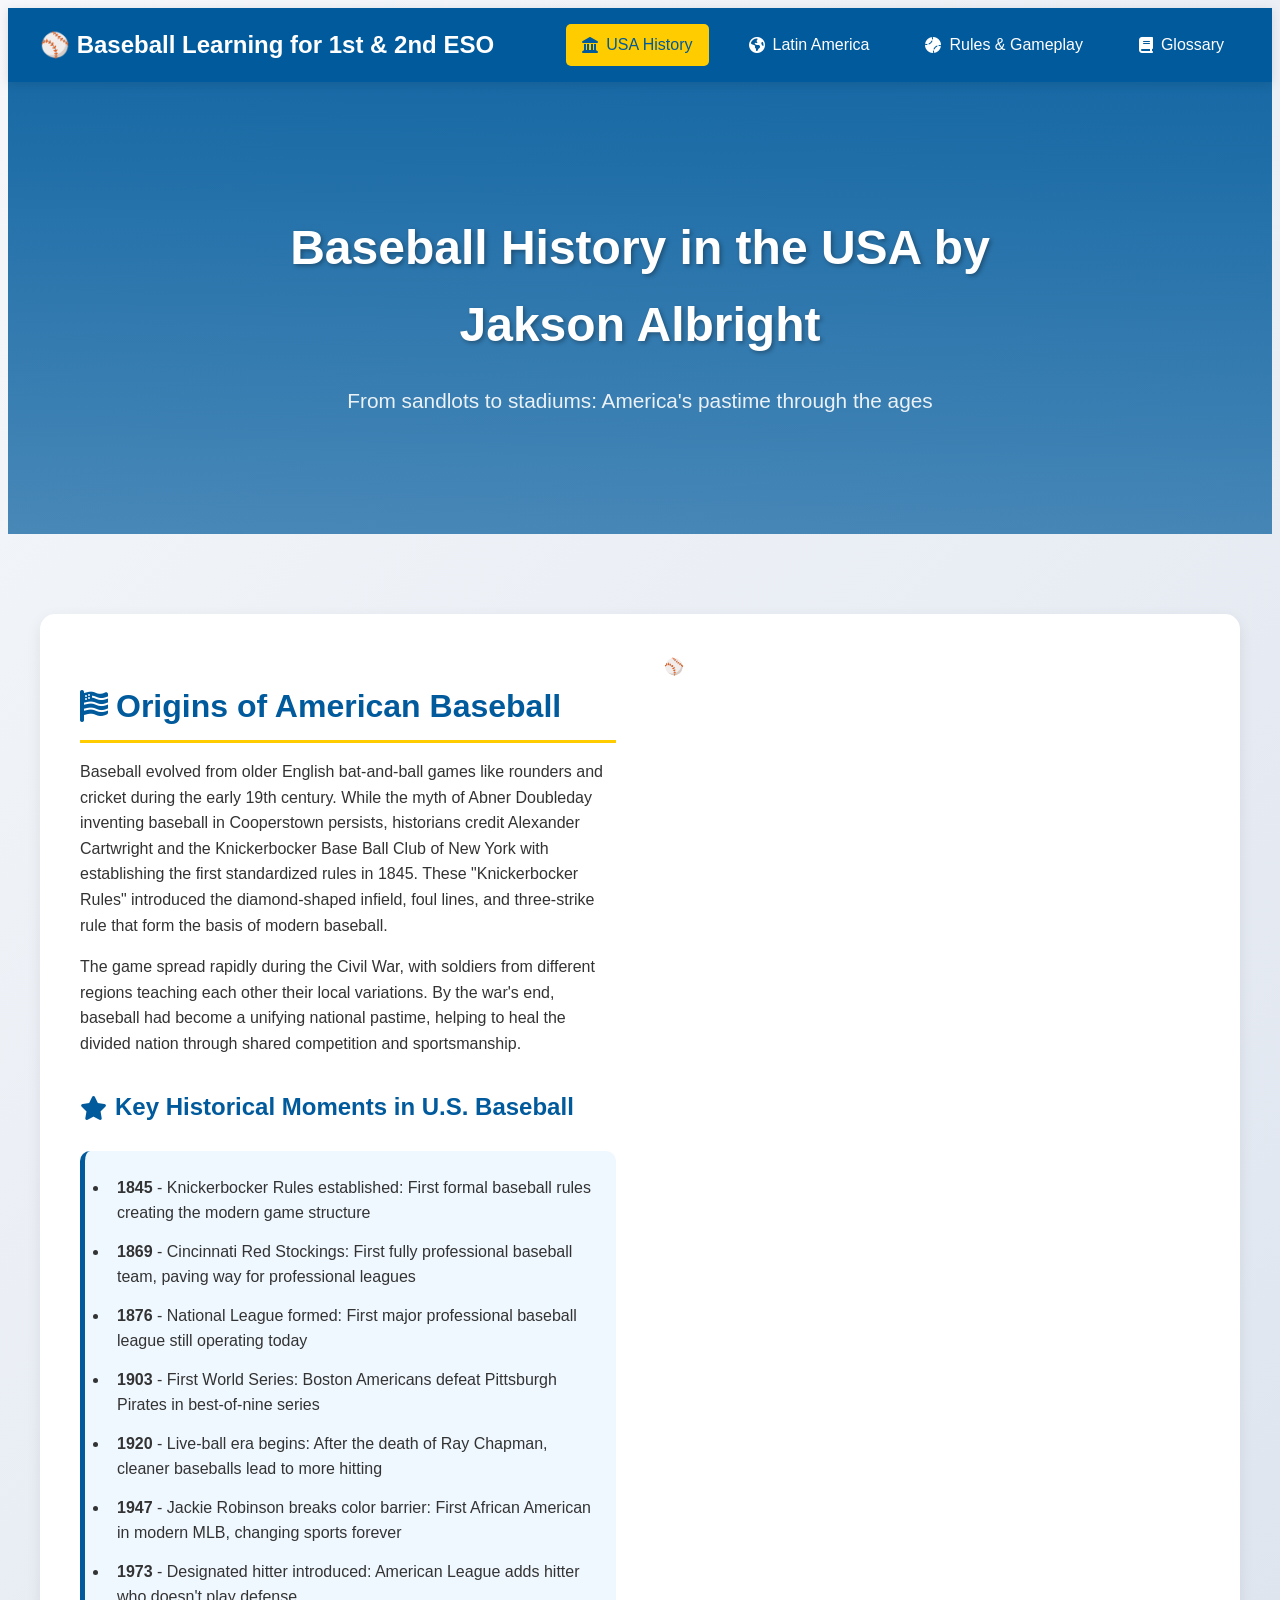
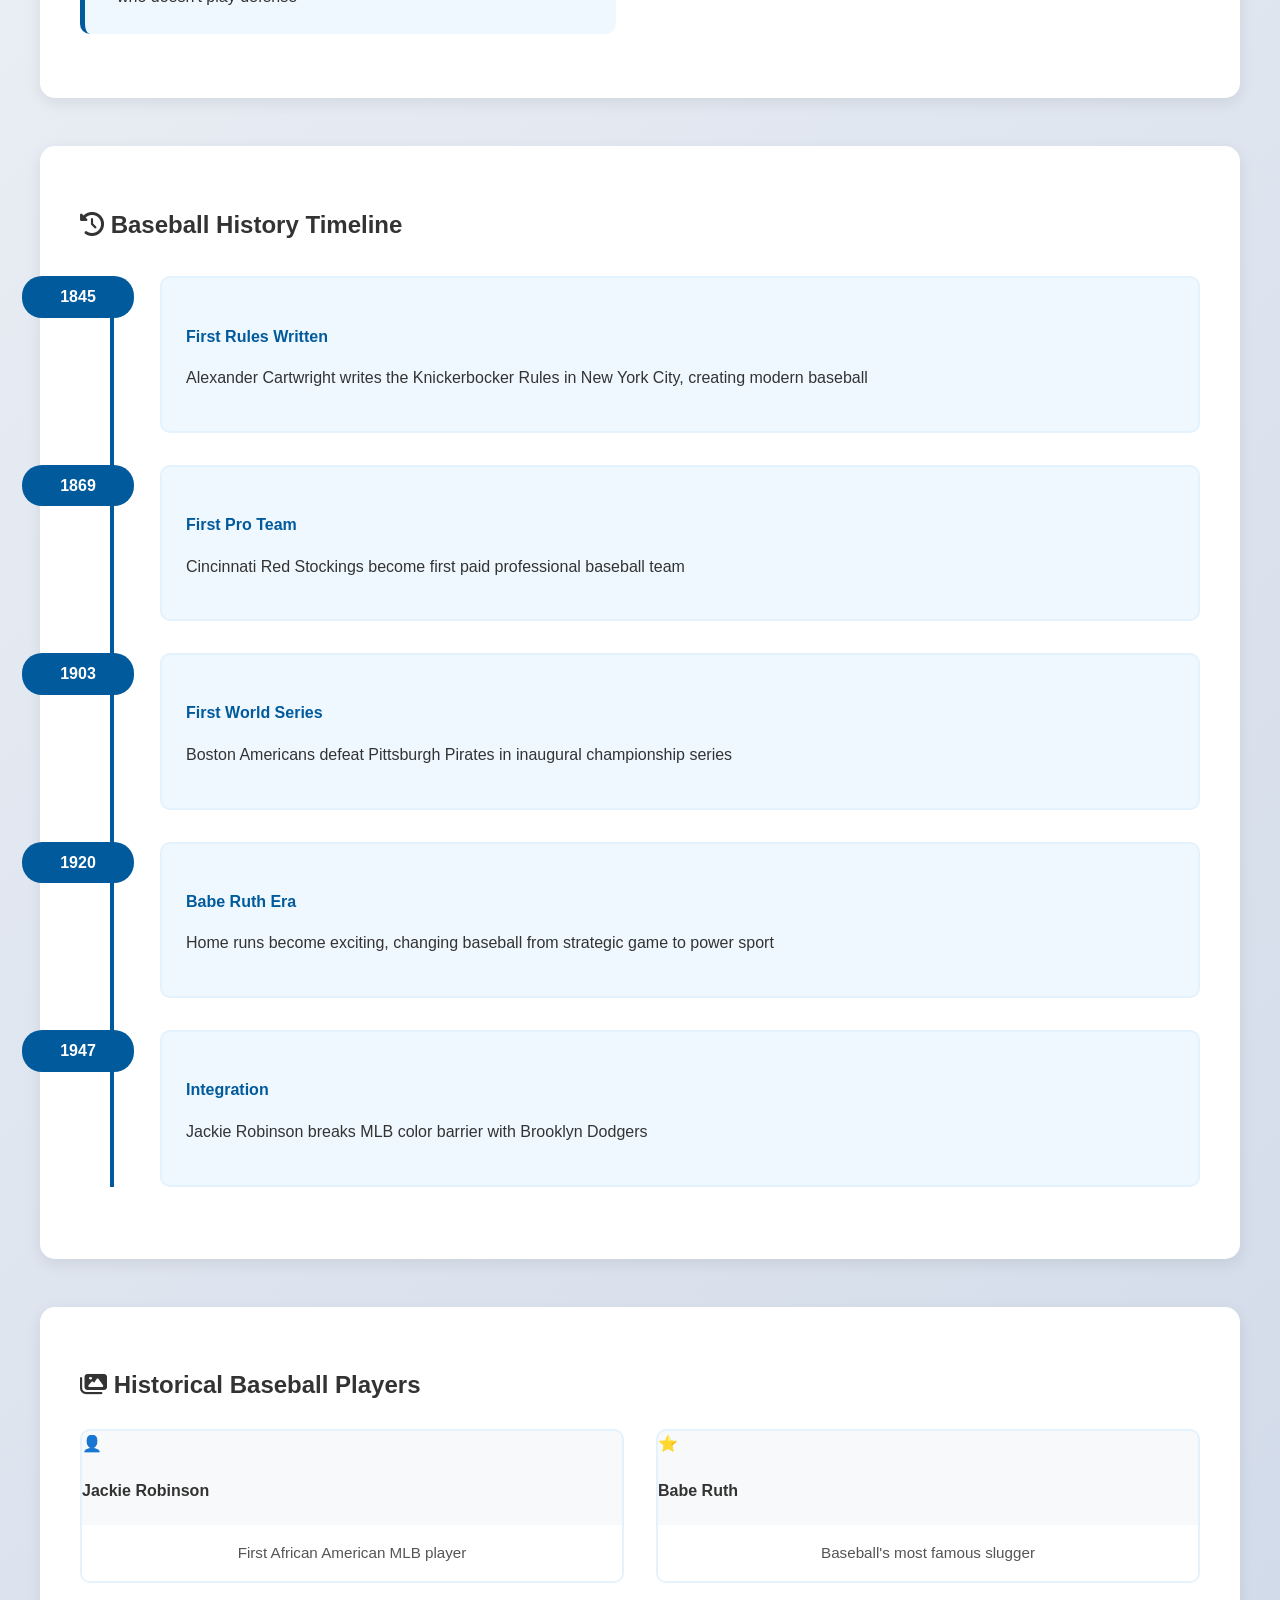
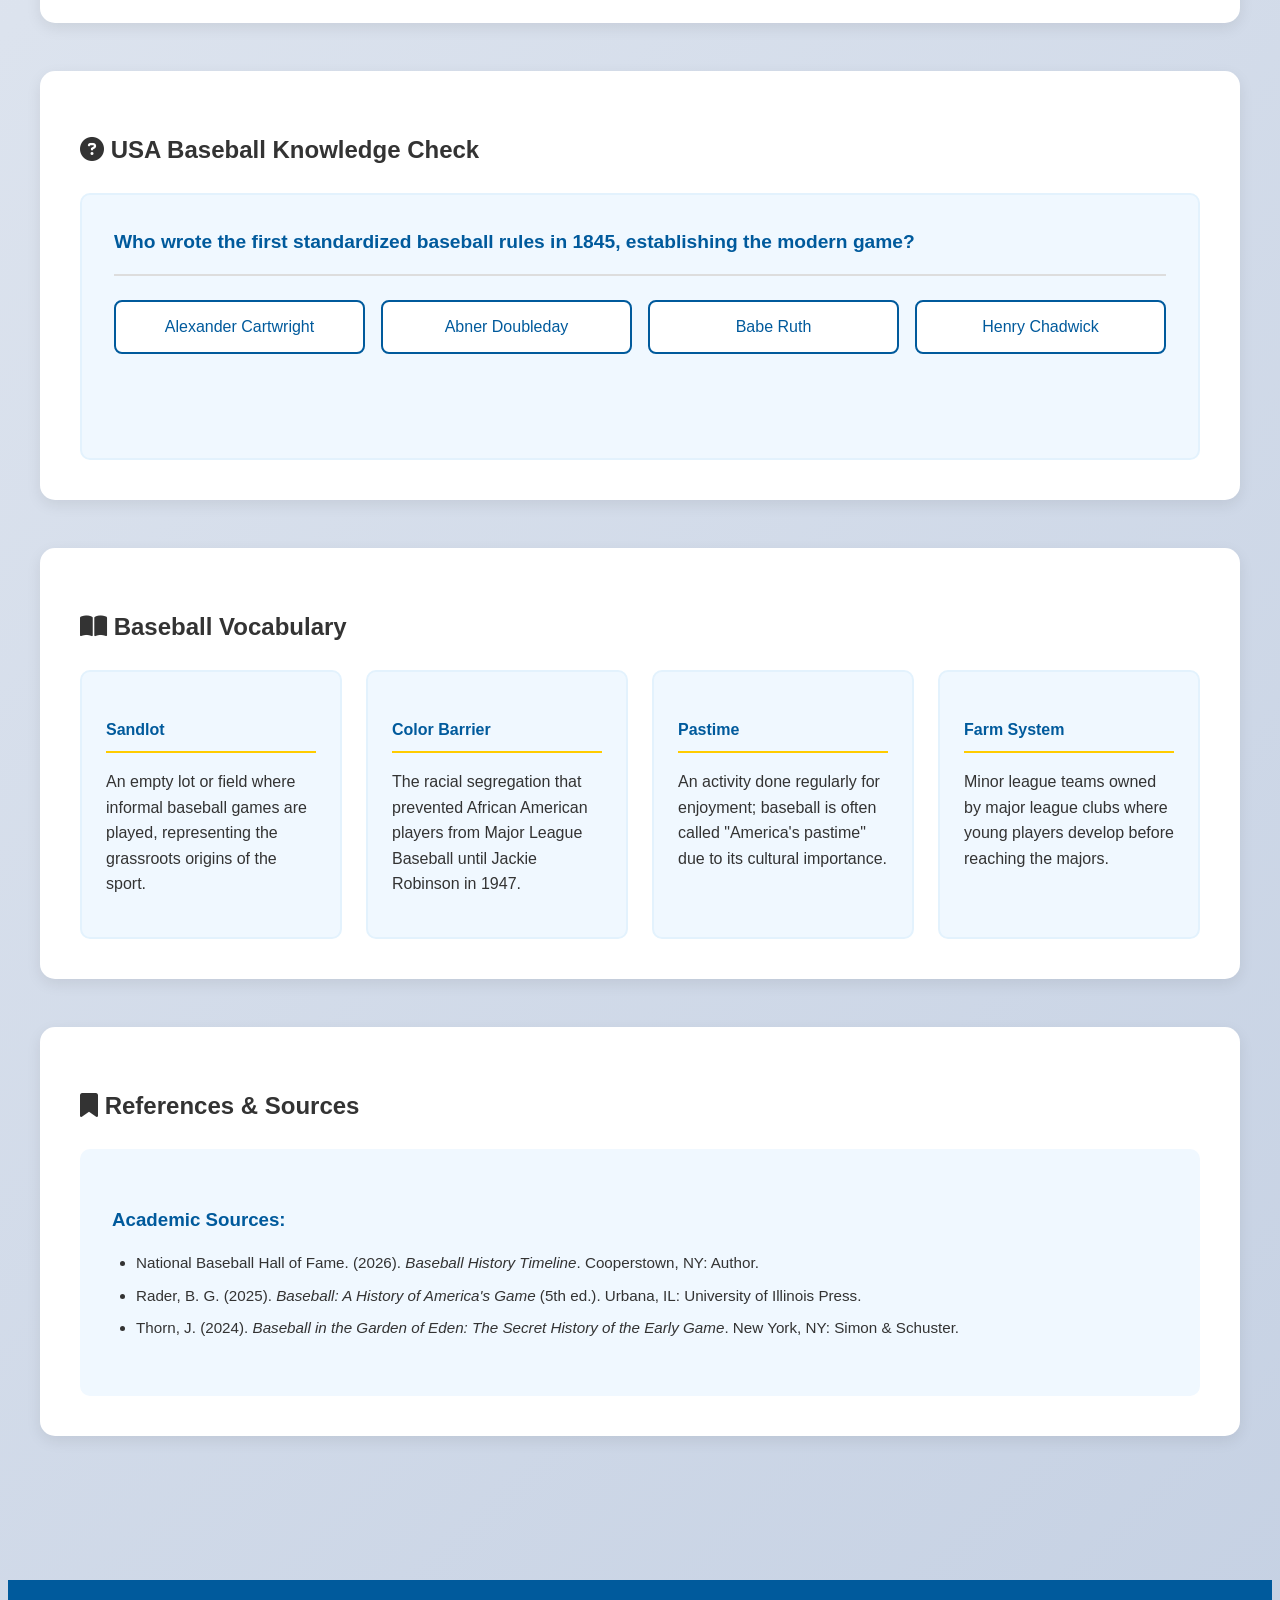
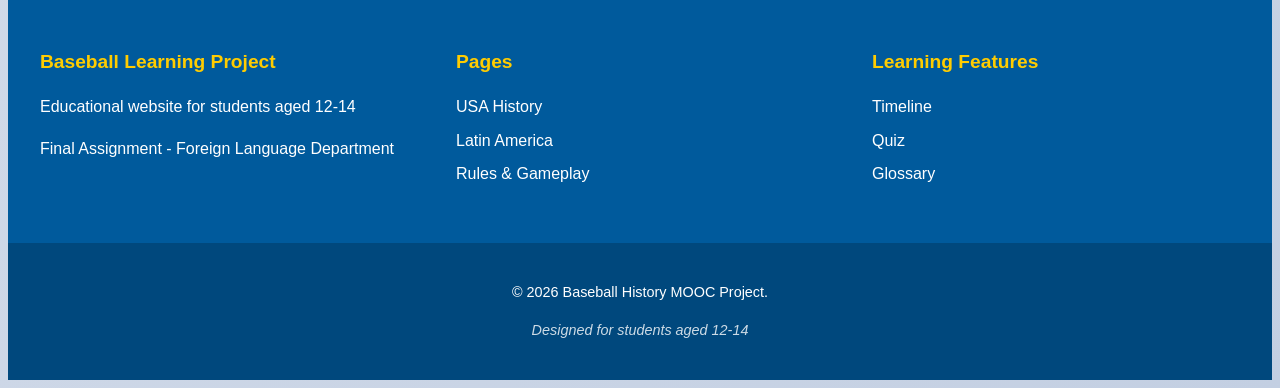
<file: index.html>
<!DOCTYPE html>
<html lang="en">
<head>
    <meta charset="UTF-8">
    <meta name="viewport" content="width=device-width, initial-scale=1.0">
    <title>Baseball History - USA </title>
    <link rel="stylesheet" href="style.css">
    <link rel="stylesheet" href="https://cdnjs.cloudflare.com/ajax/libs/font-awesome/6.4.0/css/all.min.css">
</head>
<body class="usa-page">
    <nav class="main-nav">
        <div class="nav-container">
            <a href="index.html" class="nav-logo">⚾ Baseball Learning for 1st & 2nd ESO </a>
            <div class="nav-links">
                <a href="index.html" class="active"><i class="fas fa-landmark"></i> USA History</a>
                <a href="latin-america.html"><i class="fas fa-globe-americas"></i> Latin America</a>
                <a href="rules.html"><i class="fas fa-baseball-ball"></i> Rules & Gameplay</a>
                <a href="#glossary"><i class="fas fa-book"></i> Glossary</a>
            </div>
        </div>
    </nav>

    <header class="hero">
        <div class="hero-content">
            <h1 class="hero-title">Baseball History in the USA by Jakson Albright</h1>
            <p class="hero-subtitle">From sandlots to stadiums: America's pastime through the ages </p>
        </div>
    </header>

    <main class="container">
        <section class="content-section">
            <div class="content-with-image">
                <div class="text-content">
                    <h2><i class="fas fa-flag-usa"></i> Origins of American Baseball</h2>
                    <p>Baseball evolved from older English bat-and-ball games like rounders and cricket during the early 19th century. While the myth of Abner Doubleday inventing baseball in Cooperstown persists, historians credit Alexander Cartwright and the Knickerbocker Base Ball Club of New York with establishing the first standardized rules in 1845. These "Knickerbocker Rules" introduced the diamond-shaped infield, foul lines, and three-strike rule that form the basis of modern baseball.</p>
                    
                    <p>The game spread rapidly during the Civil War, with soldiers from different regions teaching each other their local variations. By the war's end, baseball had become a unifying national pastime, helping to heal the divided nation through shared competition and sportsmanship.</p>
                    
                    <h3><i class="fas fa-star"></i> Key Historical Moments in U.S. Baseball</h3>
                    <ul class="feature-list">
                        <li><strong>1845</strong> - Knickerbocker Rules established: First formal baseball rules creating the modern game structure</li>
                        <li><strong>1869</strong> - Cincinnati Red Stockings: First fully professional baseball team, paving way for professional leagues</li>
                        <li><strong>1876</strong> - National League formed: First major professional baseball league still operating today</li>
                        <li><strong>1903</strong> - First World Series: Boston Americans defeat Pittsburgh Pirates in best-of-nine series</li>
                        <li><strong>1920</strong> - Live-ball era begins: After the death of Ray Chapman, cleaner baseballs lead to more hitting</li>
                        <li><strong>1947</strong> - Jackie Robinson breaks color barrier: First African American in modern MLB, changing sports forever</li>
                        <li><strong>1973</strong> - Designated hitter introduced: American League adds hitter who doesn't play defense</li>
                    </ul>
                </div>
                <div class="image-content">
                    <div class="image-placeholder">
                        <div class="placeholder-icon">⚾</div>
                    </div>
                </div>
            </div>
        </section>

        <section class="timeline-section">
            <h2><i class="fas fa-history"></i> Baseball History Timeline</h2>
            <div class="timeline">
                <div class="timeline-item">
                    <div class="timeline-date">1845</div>
                    <div class="timeline-content">
                        <h4>First Rules Written</h4>
                        <p>Alexander Cartwright writes the Knickerbocker Rules in New York City, creating modern baseball</p>
                    </div>
                </div>
                <div class="timeline-item">
                    <div class="timeline-date">1869</div>
                    <div class="timeline-content">
                        <h4>First Pro Team</h4>
                        <p>Cincinnati Red Stockings become first paid professional baseball team</p>
                    </div>
                </div>
                <div class="timeline-item">
                    <div class="timeline-date">1903</div>
                    <div class="timeline-content">
                        <h4>First World Series</h4>
                        <p>Boston Americans defeat Pittsburgh Pirates in inaugural championship series</p>
                    </div>
                </div>
                <div class="timeline-item">
                    <div class="timeline-date">1920</div>
                    <div class="timeline-content">
                        <h4>Babe Ruth Era</h4>
                        <p>Home runs become exciting, changing baseball from strategic game to power sport</p>
                    </div>
                </div>
                <div class="timeline-item">
                    <div class="timeline-date">1947</div>
                    <div class="timeline-content">
                        <h4>Integration</h4>
                        <p>Jackie Robinson breaks MLB color barrier with Brooklyn Dodgers</p>
                    </div>
                </div>
            </div>
        </section>

        <section class="image-gallery">
            <h2><i class="fas fa-images"></i> Historical Baseball Players</h2>
            <div class="gallery-grid">
                <div class="gallery-item">
                    <div class="image-placeholder">
                        <div class="placeholder-icon">👤</div>
                        <h4>Jackie Robinson</h4>
                        <p>First African American MLB player</p>
                    </div>
                </div>
                <div class="gallery-item">
                    <div class="image-placeholder">
                        <div class="placeholder-icon">⭐</div>
                        <h4>Babe Ruth</h4>
                        <p>Baseball's most famous slugger</p>
                    </div>
                </div>
            </div>
        </section>

        <section class="quiz-section">
            <h2><i class="fas fa-question-circle"></i> USA Baseball Knowledge Check</h2>
            <div class="quiz-box">
                <div class="quiz-question" id="quiz-question">Who wrote the first standardized baseball rules in 1845, establishing the modern game?</div>
                <div class="quiz-options">
                    <button class="quiz-option" onclick="checkAnswer(this, 'correct')">Alexander Cartwright</button>
                    <button class="quiz-option" onclick="checkAnswer(this, 'wrong')">Abner Doubleday</button>
                    <button class="quiz-option" onclick="checkAnswer(this, 'wrong')">Babe Ruth</button>
                    <button class="quiz-option" onclick="checkAnswer(this, 'wrong')">Henry Chadwick</button>
                </div>
                <div class="quiz-feedback" id="quiz-feedback"></div>
                <div class="quiz-explanation" id="quiz-explanation">
                    <p><strong>Answer Explanation:</strong> While Abner Doubleday was once credited with inventing baseball, historians now recognize Alexander Cartwright and the Knickerbocker Base Ball Club as creating the first standardized rules that established the modern game in 1845.</p>
                </div>
            </div>
        </section>

        <section id="glossary" class="glossary-section">
            <h2><i class="fas fa-book-open"></i> Baseball Vocabulary</h2>
            <div class="glossary-grid">
                <div class="glossary-card">
                    <h4>Sandlot</h4>
                    <p>An empty lot or field where informal baseball games are played, representing the grassroots origins of the sport.</p>
                </div>
                <div class="glossary-card">
                    <h4>Color Barrier</h4>
                    <p>The racial segregation that prevented African American players from Major League Baseball until Jackie Robinson in 1947.</p>
                </div>
                <div class="glossary-card">
                    <h4>Pastime</h4>
                    <p>An activity done regularly for enjoyment; baseball is often called "America's pastime" due to its cultural importance.</p>
                </div>
                <div class="glossary-card">
                    <h4>Farm System</h4>
                    <p>Minor league teams owned by major league clubs where young players develop before reaching the majors.</p>
                </div>
            </div>
        </section>

        <section class="references-section">
            <h2><i class="fas fa-bookmark"></i> References & Sources</h2>
            <div class="references-box">
                <h3>Academic Sources:</h3>
                <ul>
                    <li>National Baseball Hall of Fame. (2026). <em>Baseball History Timeline</em>. Cooperstown, NY: Author.</li>
                    <li>Rader, B. G. (2025). <em>Baseball: A History of America's Game</em> (5th ed.). Urbana, IL: University of Illinois Press.</li>
                    <li>Thorn, J. (2024). <em>Baseball in the Garden of Eden: The Secret History of the Early Game</em>. New York, NY: Simon & Schuster.</li>
                </ul>
            </div>
        </section>
    </main>

    <footer class="main-footer">
        <div class="footer-content">
            <div class="footer-section">
                <h3>Baseball Learning Project</h3>
                <p>Educational website for students aged 12-14</p>
                <p>Final Assignment - Foreign Language Department</p>
            </div>
            <div class="footer-section">
                <h3>Pages</h3>
                <a href="index.html">USA History</a>
                <a href="latin-america.html">Latin America</a>
                <a href="rules.html">Rules & Gameplay</a>
            </div>
            <div class="footer-section">
                <h3>Learning Features</h3>
                <a href="#timeline">Timeline</a>
                <a href="#quiz">Quiz</a>
                <a href="#glossary">Glossary</a>
            </div>
        </div>
        <div class="footer-bottom">
            <p>© 2026 Baseball History MOOC Project. </p>
            <p class="student-tag">Designed for students aged 12-14</p>
        </div>
    </footer>

    <script src="script.js"></script>
</body>
</html>
</file>
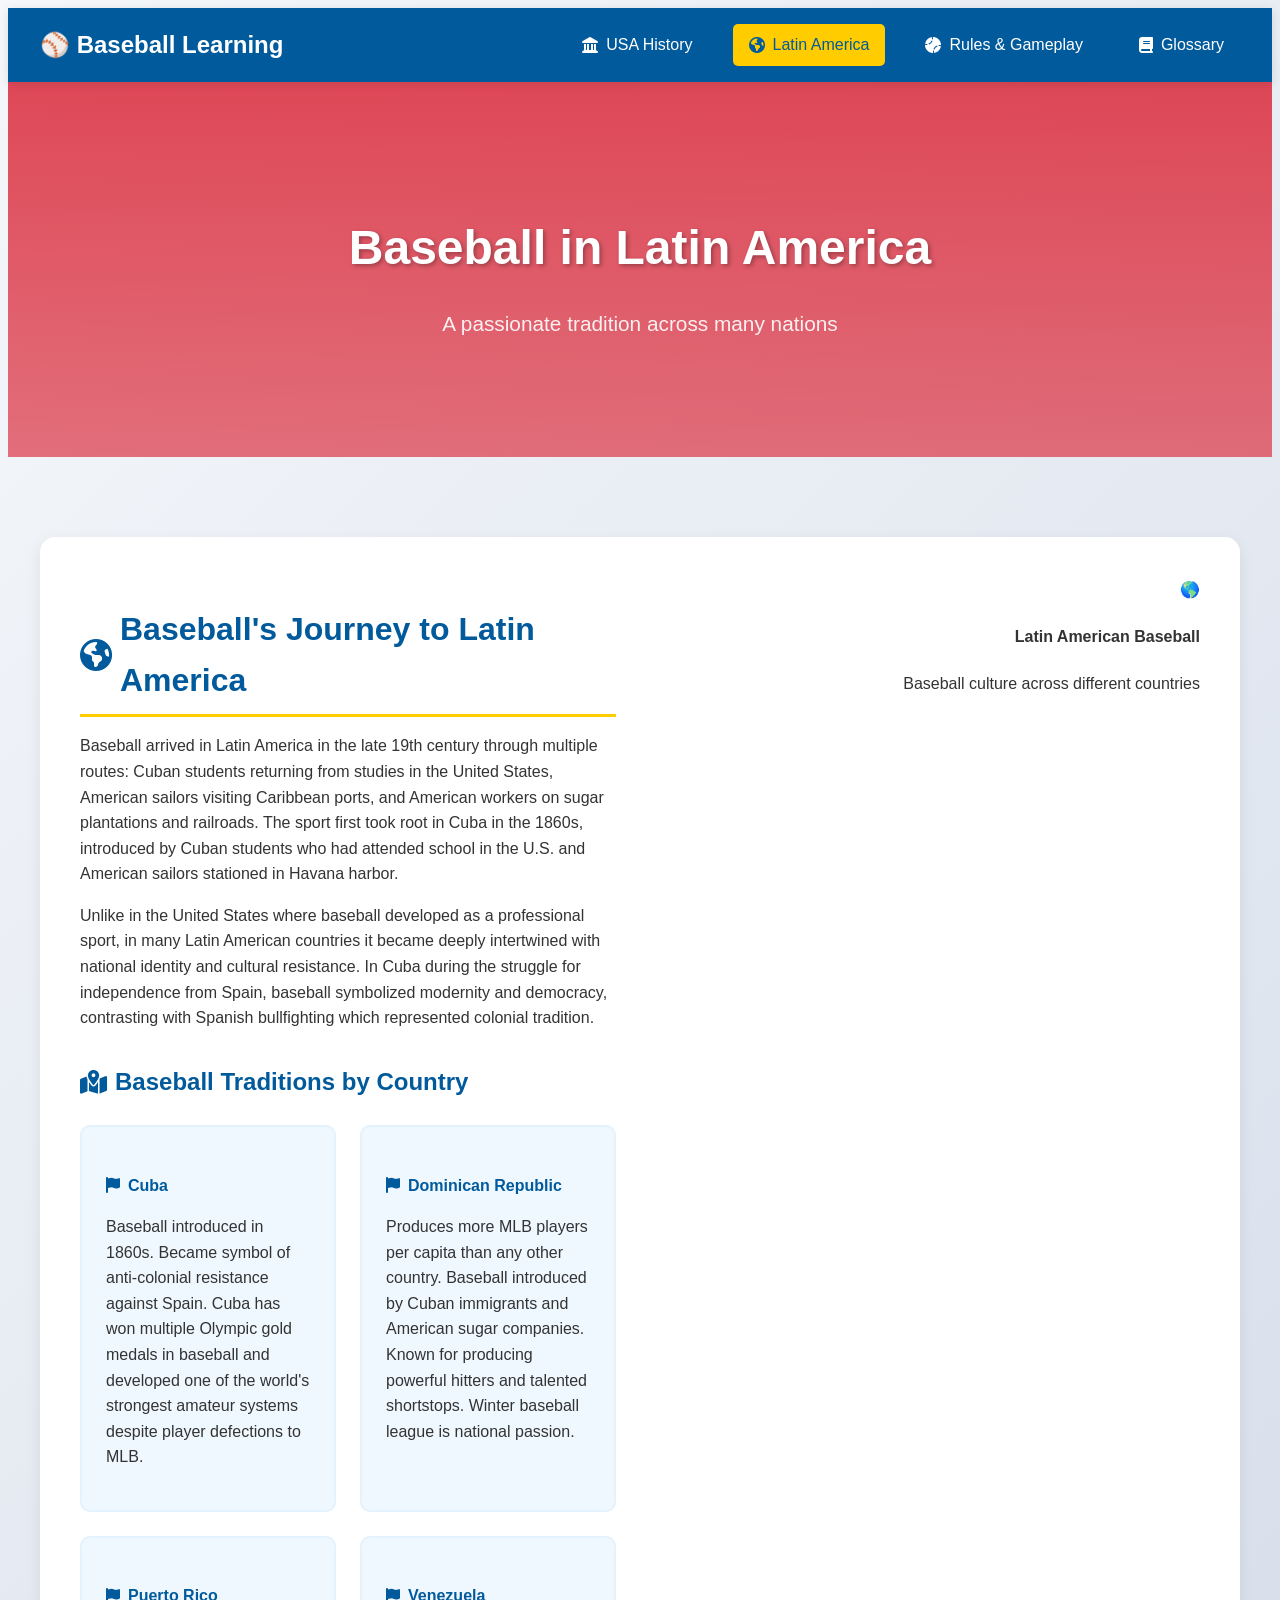
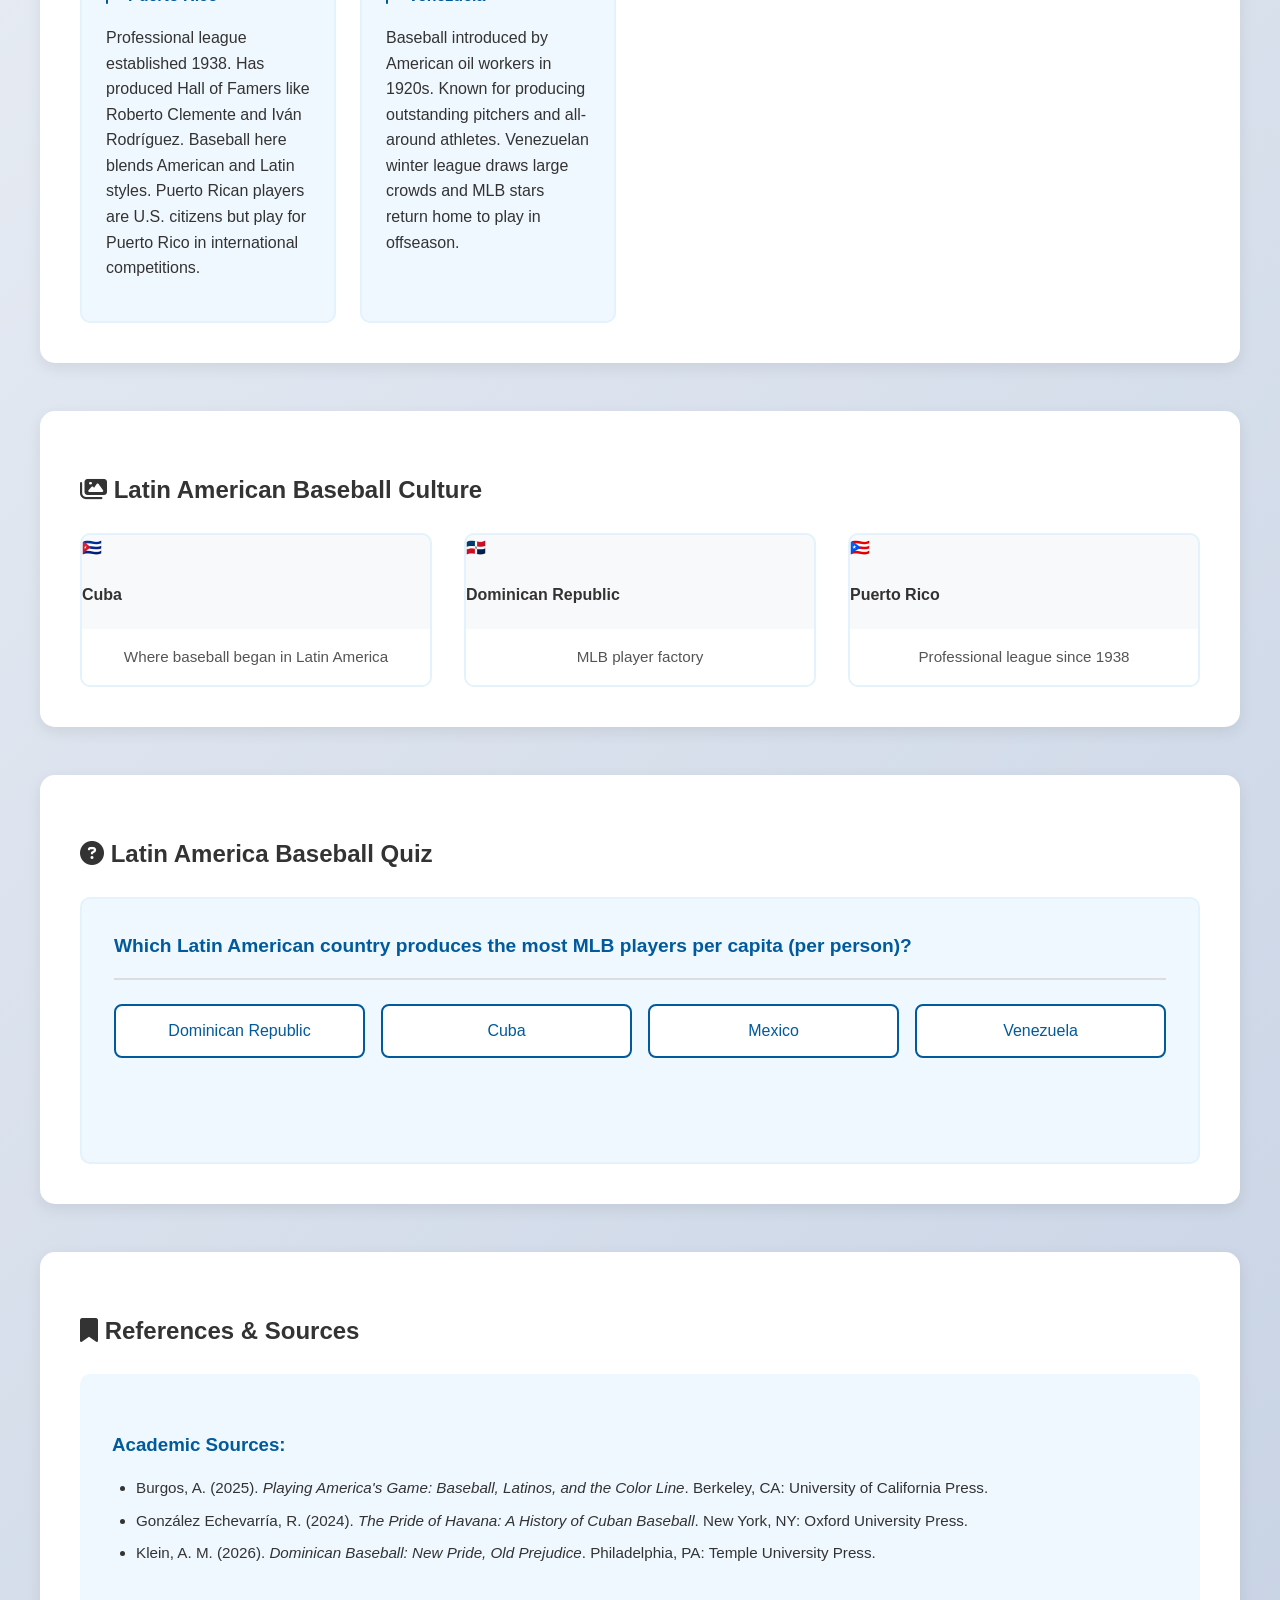
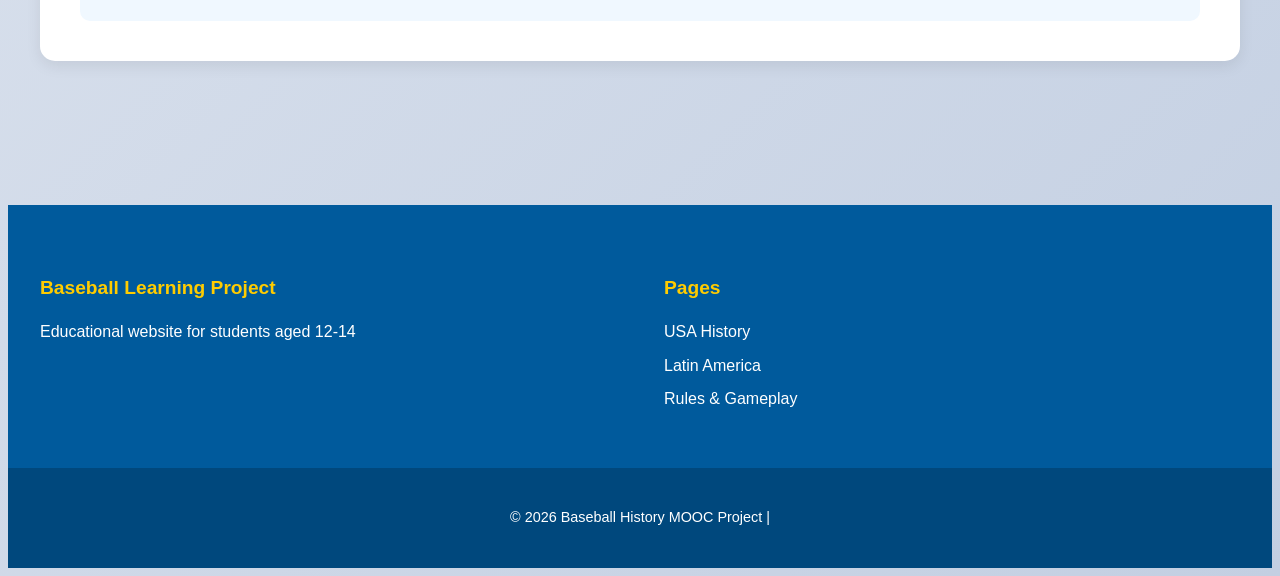
<file: latin-america.html>
<!DOCTYPE html>
<html lang="en">
<head>
    <meta charset="UTF-8">
    <meta name="viewport" content="width=device-width, initial-scale=1.0">
    <title>Baseball in Latin America</title>
    <link rel="stylesheet" href="style.css">
    <link rel="stylesheet" href="https://cdnjs.cloudflare.com/ajax/libs/font-awesome/6.4.0/css/all.min.css">
</head>
<body class="latin-page">
    <nav class="main-nav">
        <div class="nav-container">
            <a href="index.html" class="nav-logo">⚾ Baseball Learning</a>
            <div class="nav-links">
                <a href="index.html"><i class="fas fa-landmark"></i> USA History</a>
                <a href="latin-america.html" class="active"><i class="fas fa-globe-americas"></i> Latin America</a>
                <a href="rules.html"><i class="fas fa-baseball-ball"></i> Rules & Gameplay</a>
                <a href="index.html#glossary"><i class="fas fa-book"></i> Glossary</a>
            </div>
        </div>
    </nav>

    <header class="hero">
        <div class="hero-content">
            <h1 class="hero-title">Baseball in Latin America</h1>
            <p class="hero-subtitle">A passionate tradition across many nations</p>
        </div>
    </header>

    <main class="container">
        <section class="content-section">
            <div class="content-with-image reverse">
                <div class="image-content">
                    <div class="image-placeholder">
                        <div class="placeholder-icon">🌎</div>
                        <h4>Latin American Baseball</h4>
                        <p>Baseball culture across different countries</p>
                    </div>
                </div>
                <div class="text-content">
                    <h2><i class="fas fa-globe-americas"></i> Baseball's Journey to Latin America</h2>
                    <p>Baseball arrived in Latin America in the late 19th century through multiple routes: Cuban students returning from studies in the United States, American sailors visiting Caribbean ports, and American workers on sugar plantations and railroads. The sport first took root in Cuba in the 1860s, introduced by Cuban students who had attended school in the U.S. and American sailors stationed in Havana harbor.</p>
                    
                    <p>Unlike in the United States where baseball developed as a professional sport, in many Latin American countries it became deeply intertwined with national identity and cultural resistance. In Cuba during the struggle for independence from Spain, baseball symbolized modernity and democracy, contrasting with Spanish bullfighting which represented colonial tradition.</p>
                    
                    <h3><i class="fas fa-map-marked-alt"></i> Baseball Traditions by Country</h3>
                    <div class="countries-grid">
                        <div class="country-card">
                            <h4><i class="fas fa-flag"></i> Cuba</h4>
                            <p>Baseball introduced in 1860s. Became symbol of anti-colonial resistance against Spain. Cuba has won multiple Olympic gold medals in baseball and developed one of the world's strongest amateur systems despite player defections to MLB.</p>
                        </div>
                        <div class="country-card">
                            <h4><i class="fas fa-flag"></i> Dominican Republic</h4>
                            <p>Produces more MLB players per capita than any other country. Baseball introduced by Cuban immigrants and American sugar companies. Known for producing powerful hitters and talented shortstops. Winter baseball league is national passion.</p>
                        </div>
                        <div class="country-card">
                            <h4><i class="fas fa-flag"></i> Puerto Rico</h4>
                            <p>Professional league established 1938. Has produced Hall of Famers like Roberto Clemente and Iván Rodríguez. Baseball here blends American and Latin styles. Puerto Rican players are U.S. citizens but play for Puerto Rico in international competitions.</p>
                        </div>
                        <div class="country-card">
                            <h4><i class="fas fa-flag"></i> Venezuela</h4>
                            <p>Baseball introduced by American oil workers in 1920s. Known for producing outstanding pitchers and all-around athletes. Venezuelan winter league draws large crowds and MLB stars return home to play in offseason.</p>
                        </div>
                    </div>
                </div>
            </div>
        </section>

        <section class="image-gallery">
            <h2><i class="fas fa-images"></i> Latin American Baseball Culture</h2>
            <div class="gallery-grid">
                <div class="gallery-item">
                    <div class="image-placeholder">
                        <div class="placeholder-icon">🇨🇺</div>
                        <h4>Cuba</h4>
                        <p>Where baseball began in Latin America</p>
                    </div>
                </div>
                <div class="gallery-item">
                    <div class="image-placeholder">
                        <div class="placeholder-icon">🇩🇴</div>
                        <h4>Dominican Republic</h4>
                        <p>MLB player factory</p>
                    </div>
                </div>
                <div class="gallery-item">
                    <div class="image-placeholder">
                        <div class="placeholder-icon">🇵🇷</div>
                        <h4>Puerto Rico</h4>
                        <p>Professional league since 1938</p>
                    </div>
                </div>
            </div>
        </section>

        <section class="quiz-section">
            <h2><i class="fas fa-question-circle"></i> Latin America Baseball Quiz</h2>
            <div class="quiz-box">
                <div class="quiz-question" id="quiz-question-la">Which Latin American country produces the most MLB players per capita (per person)?</div>
                <div class="quiz-options">
                    <button class="quiz-option" onclick="checkAnswerLA(this, 'correct')">Dominican Republic</button>
                    <button class="quiz-option" onclick="checkAnswerLA(this, 'wrong')">Cuba</button>
                    <button class="quiz-option" onclick="checkAnswerLA(this, 'wrong')">Mexico</button>
                    <button class="quiz-option" onclick="checkAnswerLA(this, 'wrong')">Venezuela</button>
                </div>
                <div class="quiz-feedback" id="quiz-feedback-la"></div>
                <div class="quiz-explanation">
                    <p><strong>Answer Explanation:</strong> The Dominican Republic, with a population of about 11 million, produces more MLB players per capita than any other country. Despite Cuba's strong baseball tradition, the Dominican Republic's baseball academies and year-round warm weather make it the top producer of MLB talent relative to its population size.</p>
                </div>
            </div>
        </section>

        <section class="references-section">
            <h2><i class="fas fa-bookmark"></i> References & Sources</h2>
            <div class="references-box">
                <h3>Academic Sources:</h3>
                <ul>
                    <li>Burgos, A. (2025). <em>Playing America's Game: Baseball, Latinos, and the Color Line</em>. Berkeley, CA: University of California Press.</li>
                    <li>González Echevarría, R. (2024). <em>The Pride of Havana: A History of Cuban Baseball</em>. New York, NY: Oxford University Press.</li>
                    <li>Klein, A. M. (2026). <em>Dominican Baseball: New Pride, Old Prejudice</em>. Philadelphia, PA: Temple University Press.</li>
                </ul>
            </div>
        </section>
    </main>

    <footer class="main-footer">
        <div class="footer-content">
            <div class="footer-section">
                <h3>Baseball Learning Project</h3>
                <p>Educational website for students aged 12-14</p>
            </div>
            <div class="footer-section">
                <h3>Pages</h3>
                <a href="index.html">USA History</a>
                <a href="latin-america.html">Latin America</a>
                <a href="rules.html">Rules & Gameplay</a>
            </div>
        </div>
        <div class="footer-bottom">
            <p>© 2026 Baseball History MOOC Project |</p>
        </div>
    </footer>

    <script src="script.js"></script>
</body>
</html>
</file>
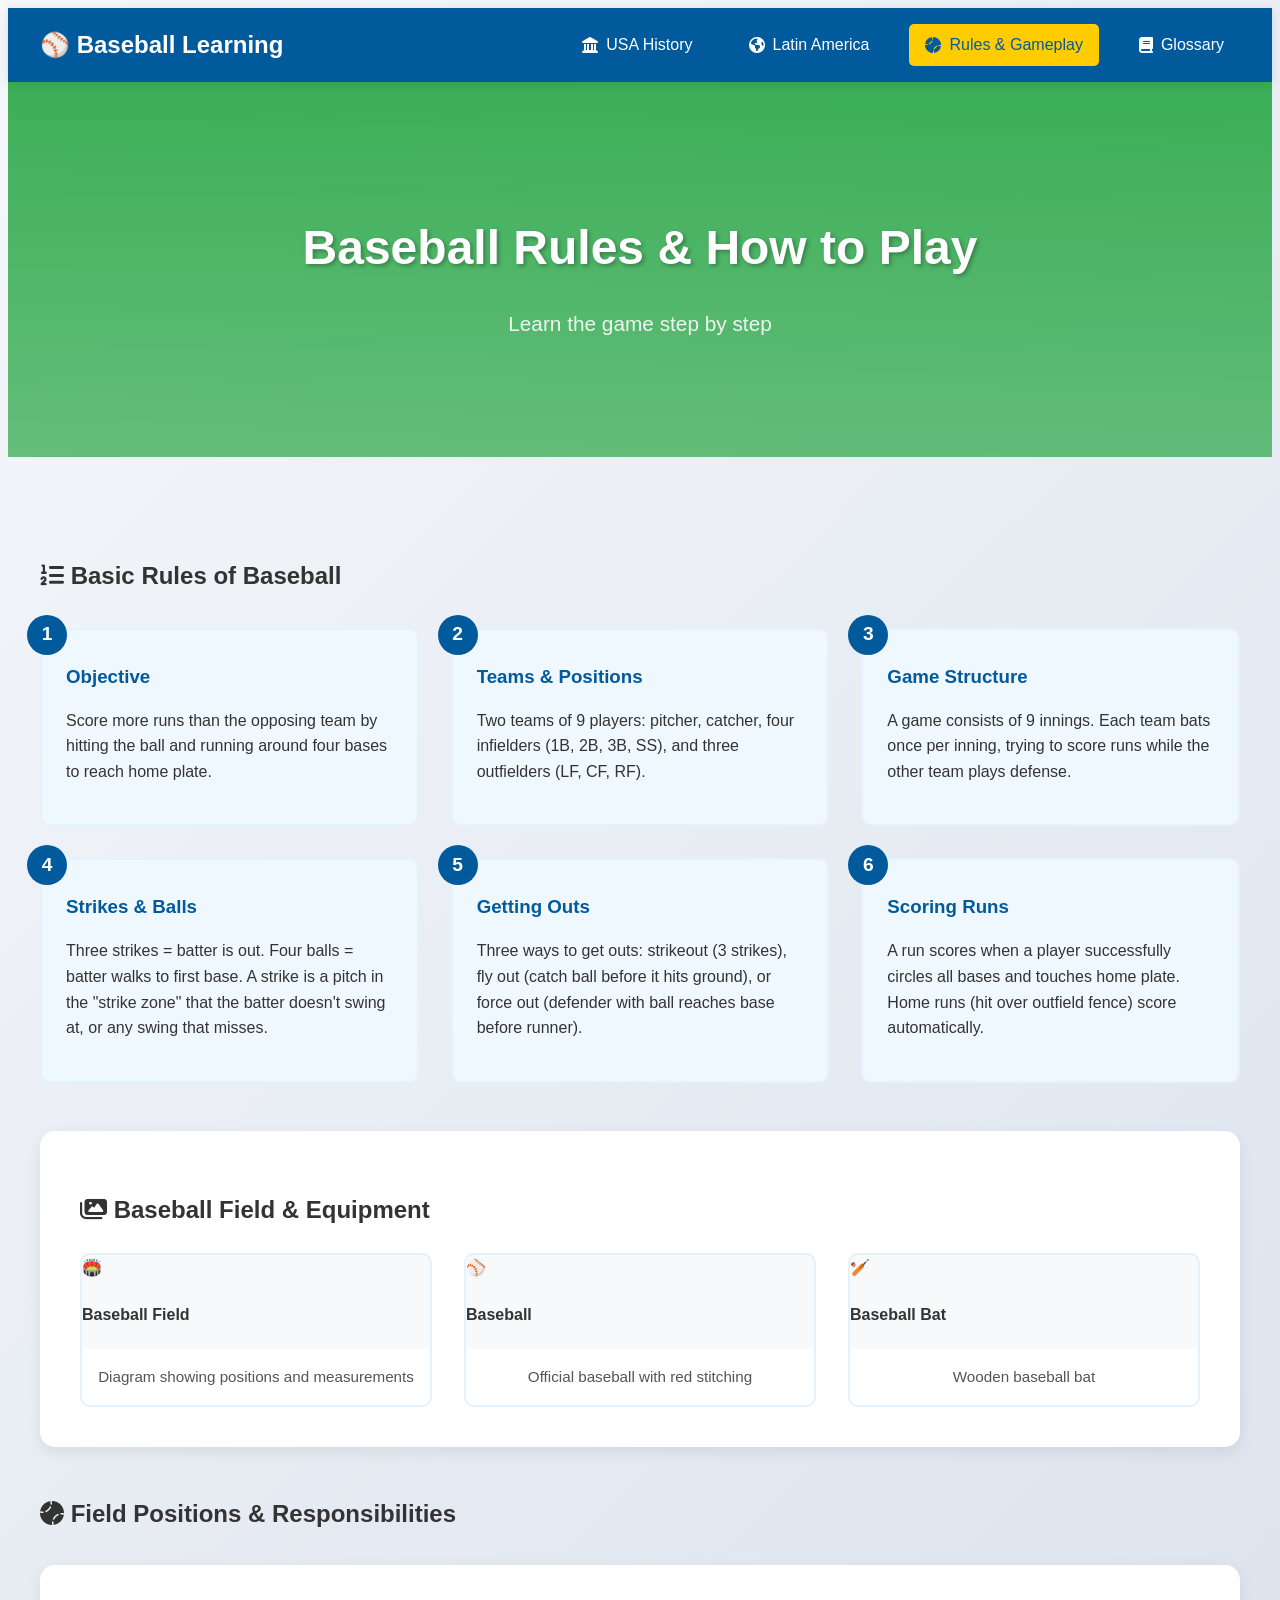
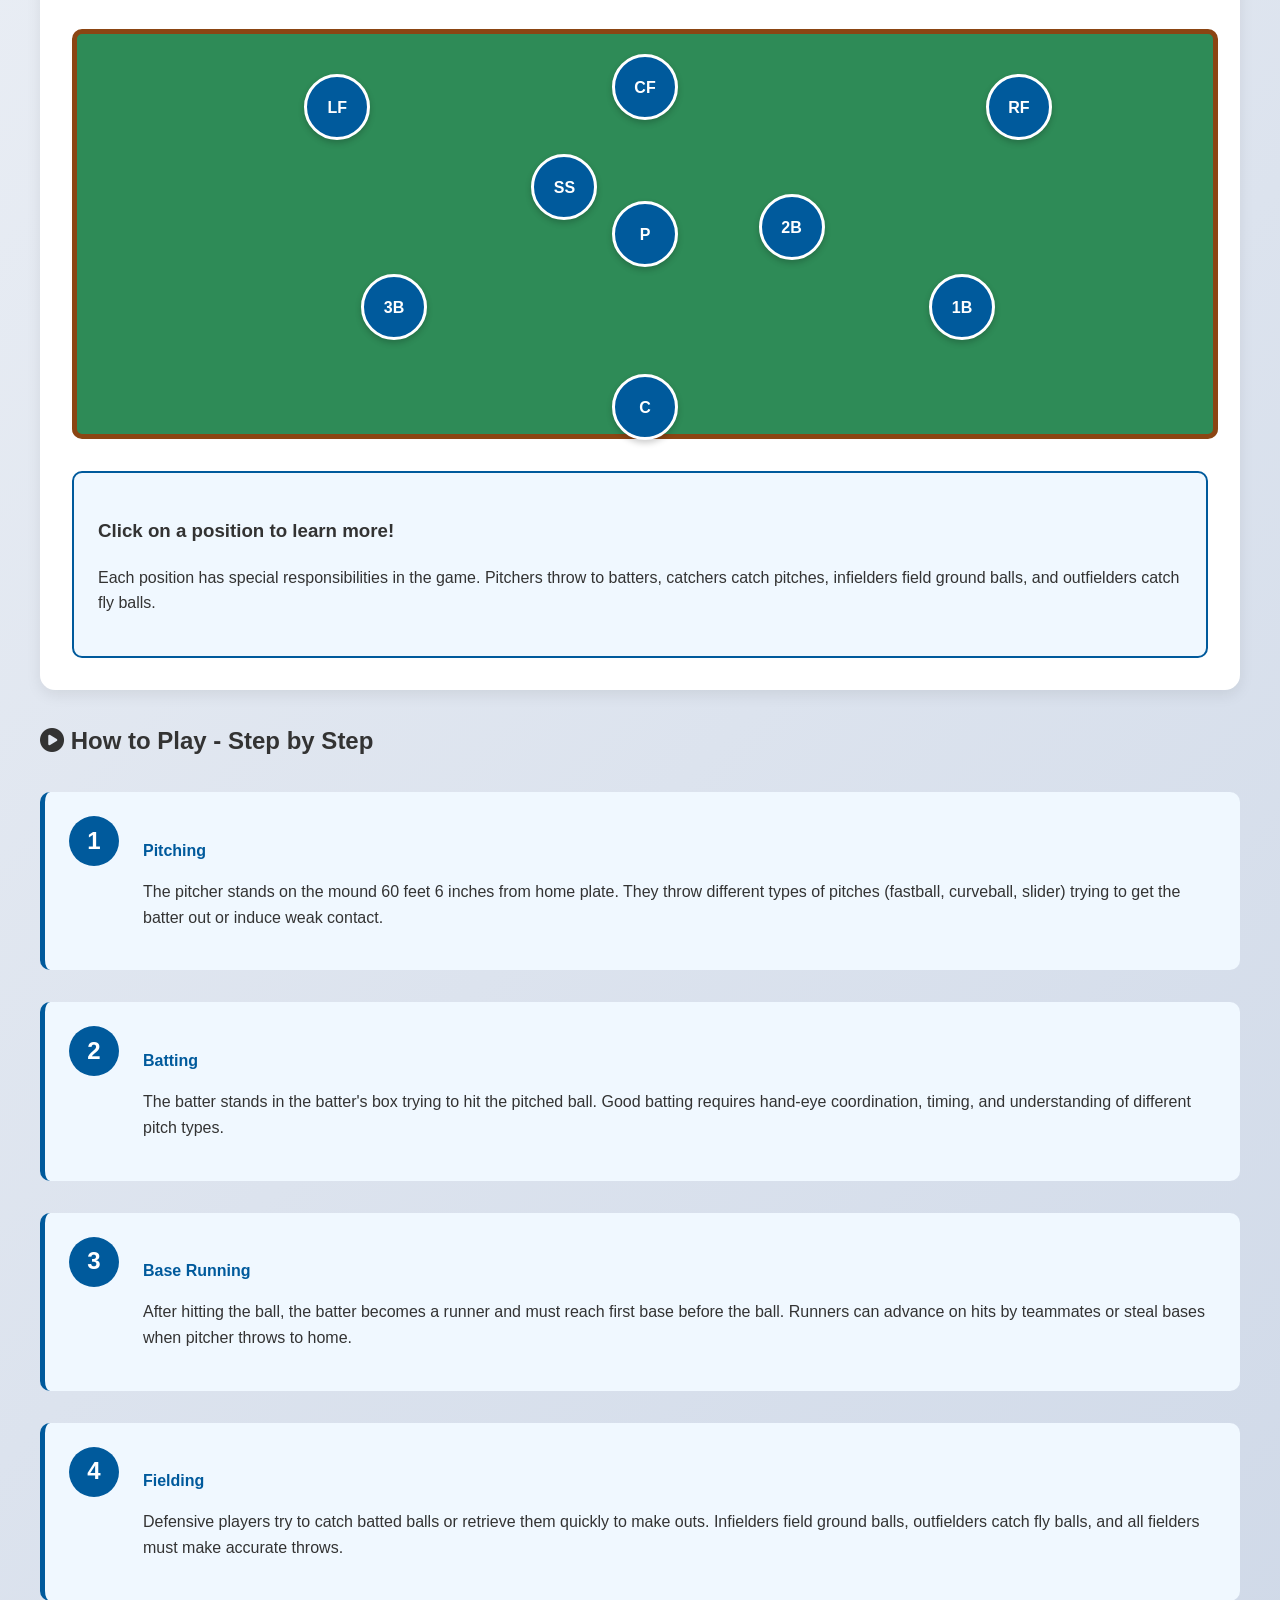
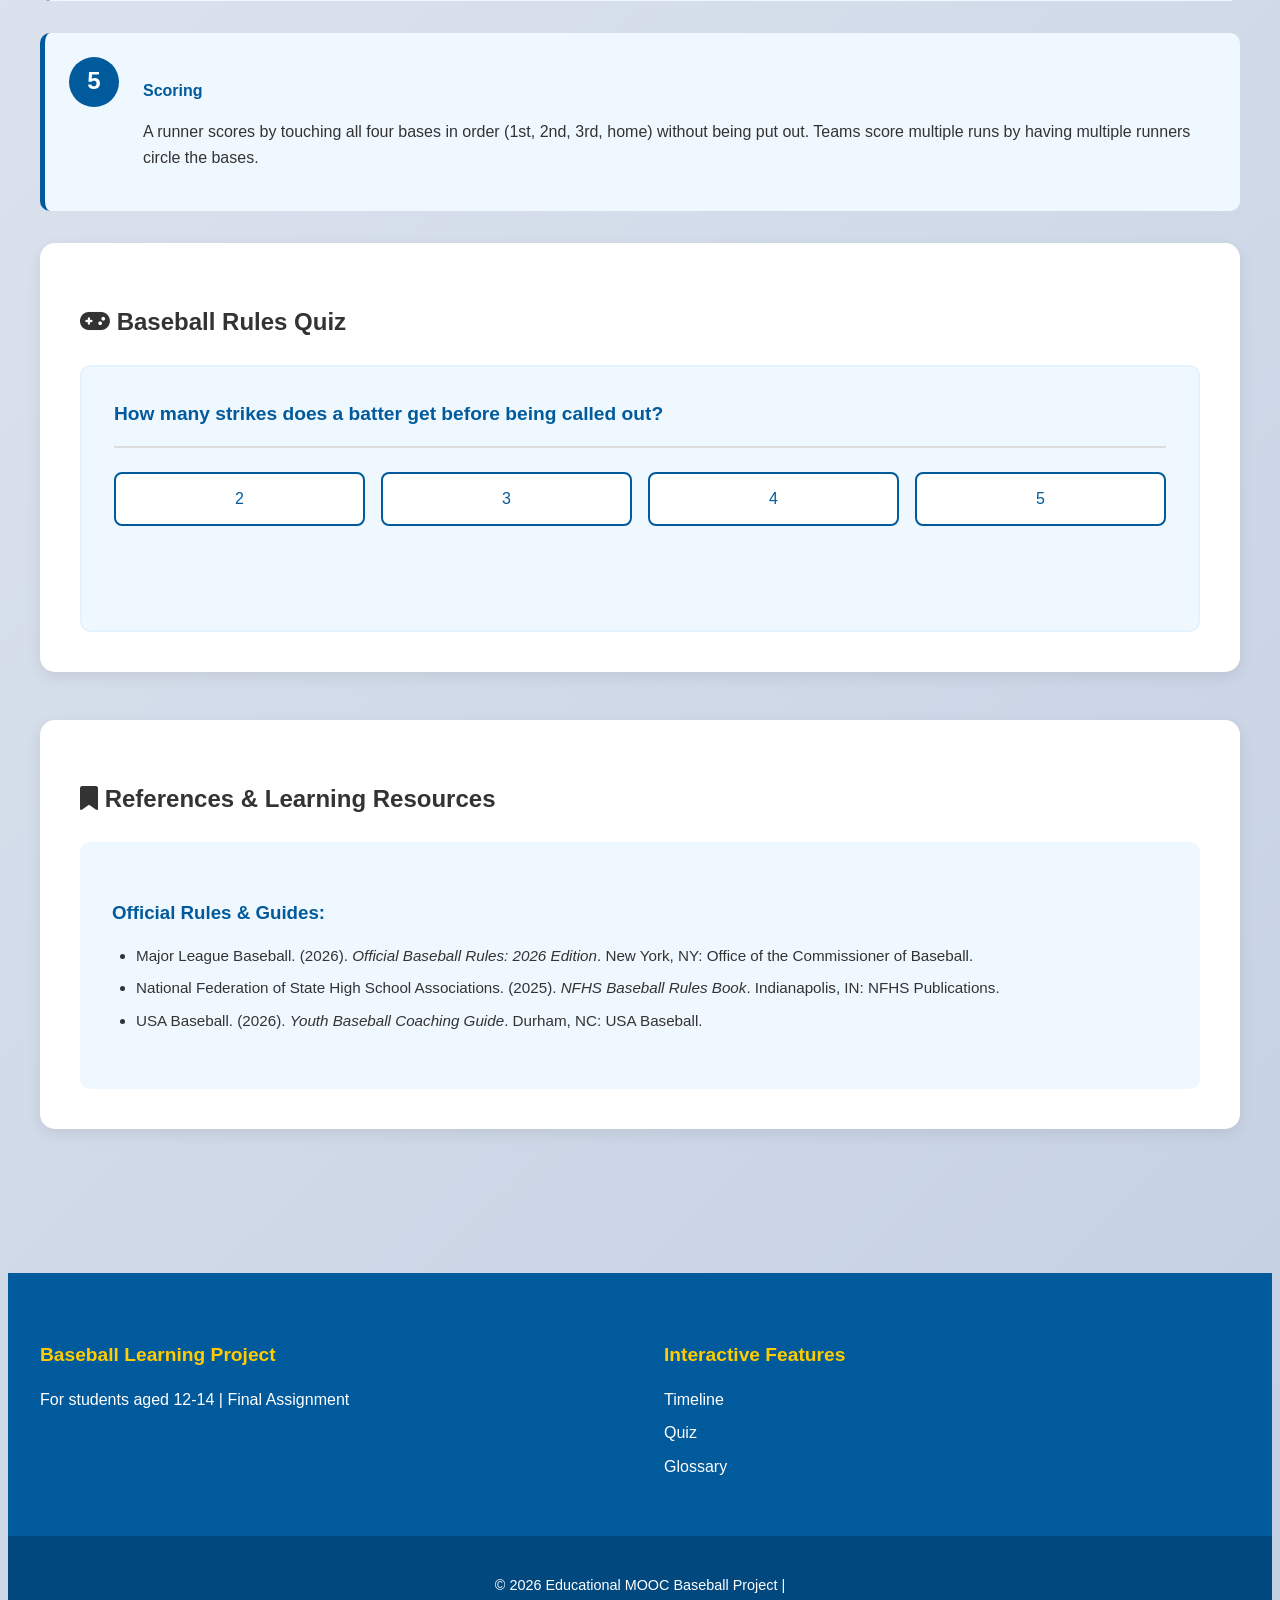
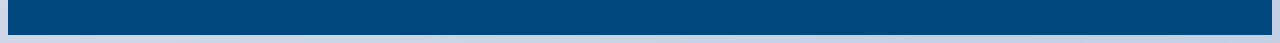
<file: rules.html>
<!DOCTYPE html>
<html lang="en">
<head>
    <meta charset="UTF-8">
    <meta name="viewport" content="width=device-width, initial-scale=1.0">
    <title>Baseball Rules & Gameplay</title>
    <link rel="stylesheet" href="style.css">
    <link rel="stylesheet" href="https://cdnjs.cloudflare.com/ajax/libs/font-awesome/6.4.0/css/all.min.css">
</head>
<body class="rules-page">
    <nav class="main-nav">
        <div class="nav-container">
            <a href="index.html" class="nav-logo">⚾ Baseball Learning</a>
            <div class="nav-links">
                <a href="index.html"><i class="fas fa-landmark"></i> USA History</a>
                <a href="latin-america.html"><i class="fas fa-globe-americas"></i> Latin America</a>
                <a href="rules.html" class="active"><i class="fas fa-baseball-ball"></i> Rules & Gameplay</a>
                <a href="index.html#glossary"><i class="fas fa-book"></i> Glossary</a>
            </div>
        </div>
    </nav>

    <header class="hero">
        <div class="hero-content">
            <h1 class="hero-title">Baseball Rules & How to Play</h1>
            <p class="hero-subtitle">Learn the game step by step</p>
        </div>
    </header>

    <main class="container">
        <section class="rules-section">
            <h2><i class="fas fa-list-ol"></i> Basic Rules of Baseball</h2>
            <div class="rules-grid">
                <div class="rule-card">
                    <div class="rule-number">1</div>
                    <h3>Objective</h3>
                    <p>Score more runs than the opposing team by hitting the ball and running around four bases to reach home plate.</p>
                </div>
                <div class="rule-card">
                    <div class="rule-number">2</div>
                    <h3>Teams & Positions</h3>
                    <p>Two teams of 9 players: pitcher, catcher, four infielders (1B, 2B, 3B, SS), and three outfielders (LF, CF, RF).</p>
                </div>
                <div class="rule-card">
                    <div class="rule-number">3</div>
                    <h3>Game Structure</h3>
                    <p>A game consists of 9 innings. Each team bats once per inning, trying to score runs while the other team plays defense.</p>
                </div>
                <div class="rule-card">
                    <div class="rule-number">4</div>
                    <h3>Strikes & Balls</h3>
                    <p>Three strikes = batter is out. Four balls = batter walks to first base. A strike is a pitch in the "strike zone" that the batter doesn't swing at, or any swing that misses.</p>
                </div>
                <div class="rule-card">
                    <div class="rule-number">5</div>
                    <h3>Getting Outs</h3>
                    <p>Three ways to get outs: strikeout (3 strikes), fly out (catch ball before it hits ground), or force out (defender with ball reaches base before runner).</p>
                </div>
                <div class="rule-card">
                    <div class="rule-number">6</div>
                    <h3>Scoring Runs</h3>
                    <p>A run scores when a player successfully circles all bases and touches home plate. Home runs (hit over outfield fence) score automatically.</p>
                </div>
            </div>
        </section>

        <section class="image-gallery">
            <h2><i class="fas fa-images"></i> Baseball Field & Equipment</h2>
            <div class="gallery-grid">
                <div class="gallery-item">
                    <div class="image-placeholder">
                        <div class="placeholder-icon">🏟️</div>
                        <h4>Baseball Field</h4>
                        <p>Diagram showing positions and measurements</p>
                    </div>
                </div>
                <div class="gallery-item">
                    <div class="image-placeholder">
                        <div class="placeholder-icon">⚾</div>
                        <h4>Baseball</h4>
                        <p>Official baseball with red stitching</p>
                    </div>
                </div>
                <div class="gallery-item">
                    <div class="image-placeholder">
                        <div class="placeholder-icon">🏏</div>
                        <h4>Baseball Bat</h4>
                        <p>Wooden baseball bat</p>
                    </div>
                </div>
            </div>
        </section>

        <section class="positions-section">
            <h2><i class="fas fa-baseball-ball"></i> Field Positions & Responsibilities</h2>
            <div class="baseball-field">
                <div class="field-container">
                    <div class="position pitcher" onclick="showPositionInfo('Pitcher')">P</div>
                    <div class="position catcher" onclick="showPositionInfo('Catcher')">C</div>
                    <div class="position first" onclick="showPositionInfo('First Base')">1B</div>
                    <div class="position second" onclick="showPositionInfo('Second Base')">2B</div>
                    <div class="position third" onclick="showPositionInfo('Third Base')">3B</div>
                    <div class="position shortstop" onclick="showPositionInfo('Shortstop')">SS</div>
                    <div class="position left" onclick="showPositionInfo('Left Field')">LF</div>
                    <div class="position center" onclick="showPositionInfo('Center Field')">CF</div>
                    <div class="position right" onclick="showPositionInfo('Right Field')">RF</div>
                </div>
                <div class="position-info" id="position-info">
                    <h3>Click on a position to learn more!</h3>
                    <p>Each position has special responsibilities in the game. Pitchers throw to batters, catchers catch pitches, infielders field ground balls, and outfielders catch fly balls.</p>
                </div>
            </div>
        </section>

        <section class="steps-section">
            <h2><i class="fas fa-play-circle"></i> How to Play - Step by Step</h2>
            <div class="steps-container">
                <div class="step">
                    <div class="step-icon">1</div>
                    <div class="step-content">
                        <h4>Pitching</h4>
                        <p>The pitcher stands on the mound 60 feet 6 inches from home plate. They throw different types of pitches (fastball, curveball, slider) trying to get the batter out or induce weak contact.</p>
                    </div>
                </div>
                <div class="step">
                    <div class="step-icon">2</div>
                    <div class="step-content">
                        <h4>Batting</h4>
                        <p>The batter stands in the batter's box trying to hit the pitched ball. Good batting requires hand-eye coordination, timing, and understanding of different pitch types.</p>
                    </div>
                </div>
                <div class="step">
                    <div class="step-icon">3</div>
                    <div class="step-content">
                        <h4>Base Running</h4>
                        <p>After hitting the ball, the batter becomes a runner and must reach first base before the ball. Runners can advance on hits by teammates or steal bases when pitcher throws to home.</p>
                    </div>
                </div>
                <div class="step">
                    <div class="step-icon">4</div>
                    <div class="step-content">
                        <h4>Fielding</h4>
                        <p>Defensive players try to catch batted balls or retrieve them quickly to make outs. Infielders field ground balls, outfielders catch fly balls, and all fielders must make accurate throws.</p>
                    </div>
                </div>
                <div class="step">
                    <div class="step-icon">5</div>
                    <div class="step-content">
                        <h4>Scoring</h4>
                        <p>A runner scores by touching all four bases in order (1st, 2nd, 3rd, home) without being put out. Teams score multiple runs by having multiple runners circle the bases.</p>
                    </div>
                </div>
            </div>
        </section>

        <section class="quiz-section">
            <h2><i class="fas fa-gamepad"></i> Baseball Rules Quiz</h2>
            <div class="quiz-box">
                <div class="quiz-question" id="quiz-question-rules">How many strikes does a batter get before being called out?</div>
                <div class="quiz-options">
                    <button class="quiz-option" onclick="checkAnswerRules(this, 'wrong')">2</button>
                    <button class="quiz-option" onclick="checkAnswerRules(this, 'correct')">3</button>
                    <button class="quiz-option" onclick="checkAnswerRules(this, 'wrong')">4</button>
                    <button class="quiz-option" onclick="checkAnswerRules(this, 'wrong')">5</button>
                </div>
                <div class="quiz-feedback" id="quiz-feedback-rules"></div>
                <div class="quiz-explanation">
                    <p><strong>Answer Explanation:</strong> A batter receives three strikes before being called out. A strike can be: 1) a swing and miss, 2) a pitch in the strike zone that the batter doesn't swing at, or 3) a foul ball (except with two strikes). The "three strikes you're out" rule is fundamental to baseball.</p>
                </div>
            </div>
        </section>

        <section class="references-section">
            <h2><i class="fas fa-bookmark"></i> References & Learning Resources</h2>
            <div class="references-box">
                <h3>Official Rules & Guides:</h3>
                <ul>
                    <li>Major League Baseball. (2026). <em>Official Baseball Rules: 2026 Edition</em>. New York, NY: Office of the Commissioner of Baseball.</li>
                    <li>National Federation of State High School Associations. (2025). <em>NFHS Baseball Rules Book</em>. Indianapolis, IN: NFHS Publications.</li>
                    <li>USA Baseball. (2026). <em>Youth Baseball Coaching Guide</em>. Durham, NC: USA Baseball.</li>
                </ul>
            </div>
        </section>
    </main>

    <footer class="main-footer">
        <div class="footer-content">
            <div class="footer-section">
                <h3>Baseball Learning Project</h3>
                <p>For students aged 12-14 | Final Assignment</p>
            </div>
            <div class="footer-section">
                <h3>Interactive Features</h3>
                <a href="#timeline">Timeline</a>
                <a href="#quiz">Quiz</a>
                <a href="index.html#glossary">Glossary</a>
            </div>
        </div>
        <div class="footer-bottom">
            <p>© 2026 Educational MOOC Baseball Project | </p>
        </div>
    </footer>

    <script src="script.js"></script>
</body>
</html>
</file>
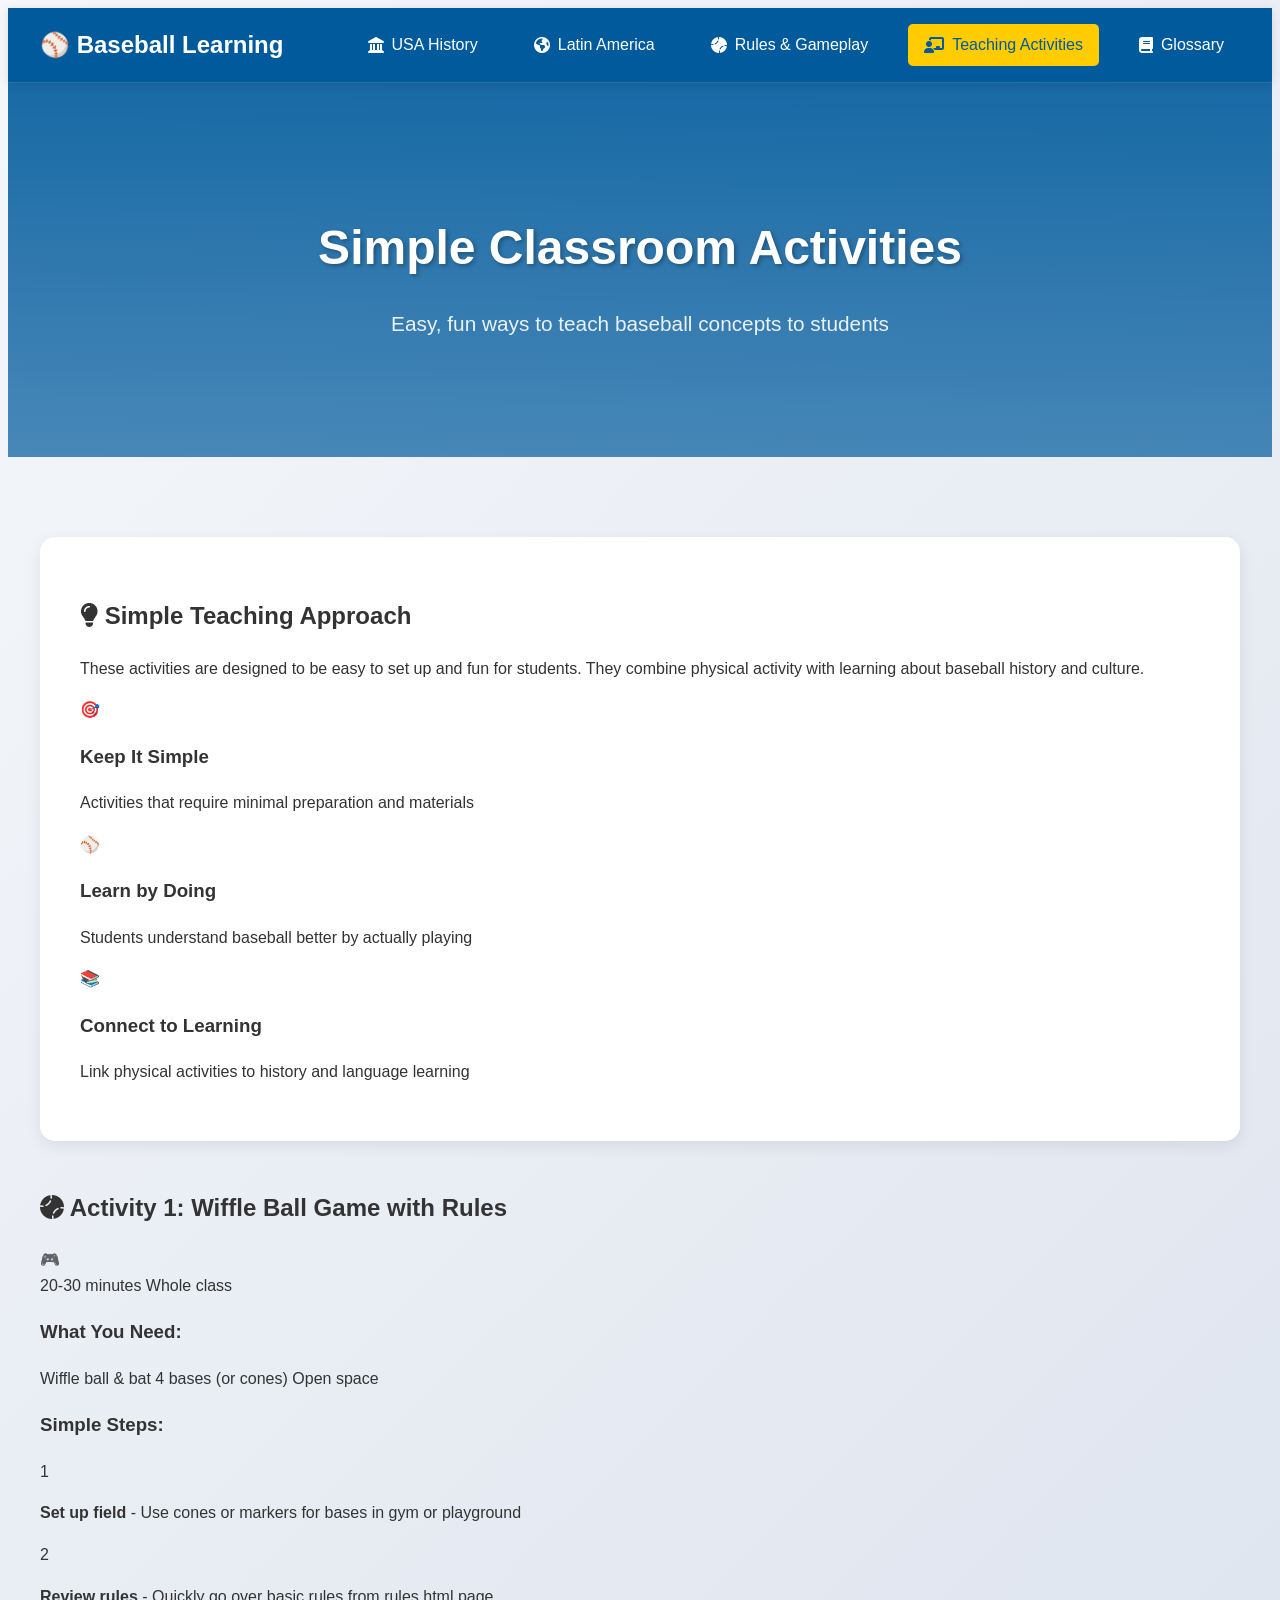
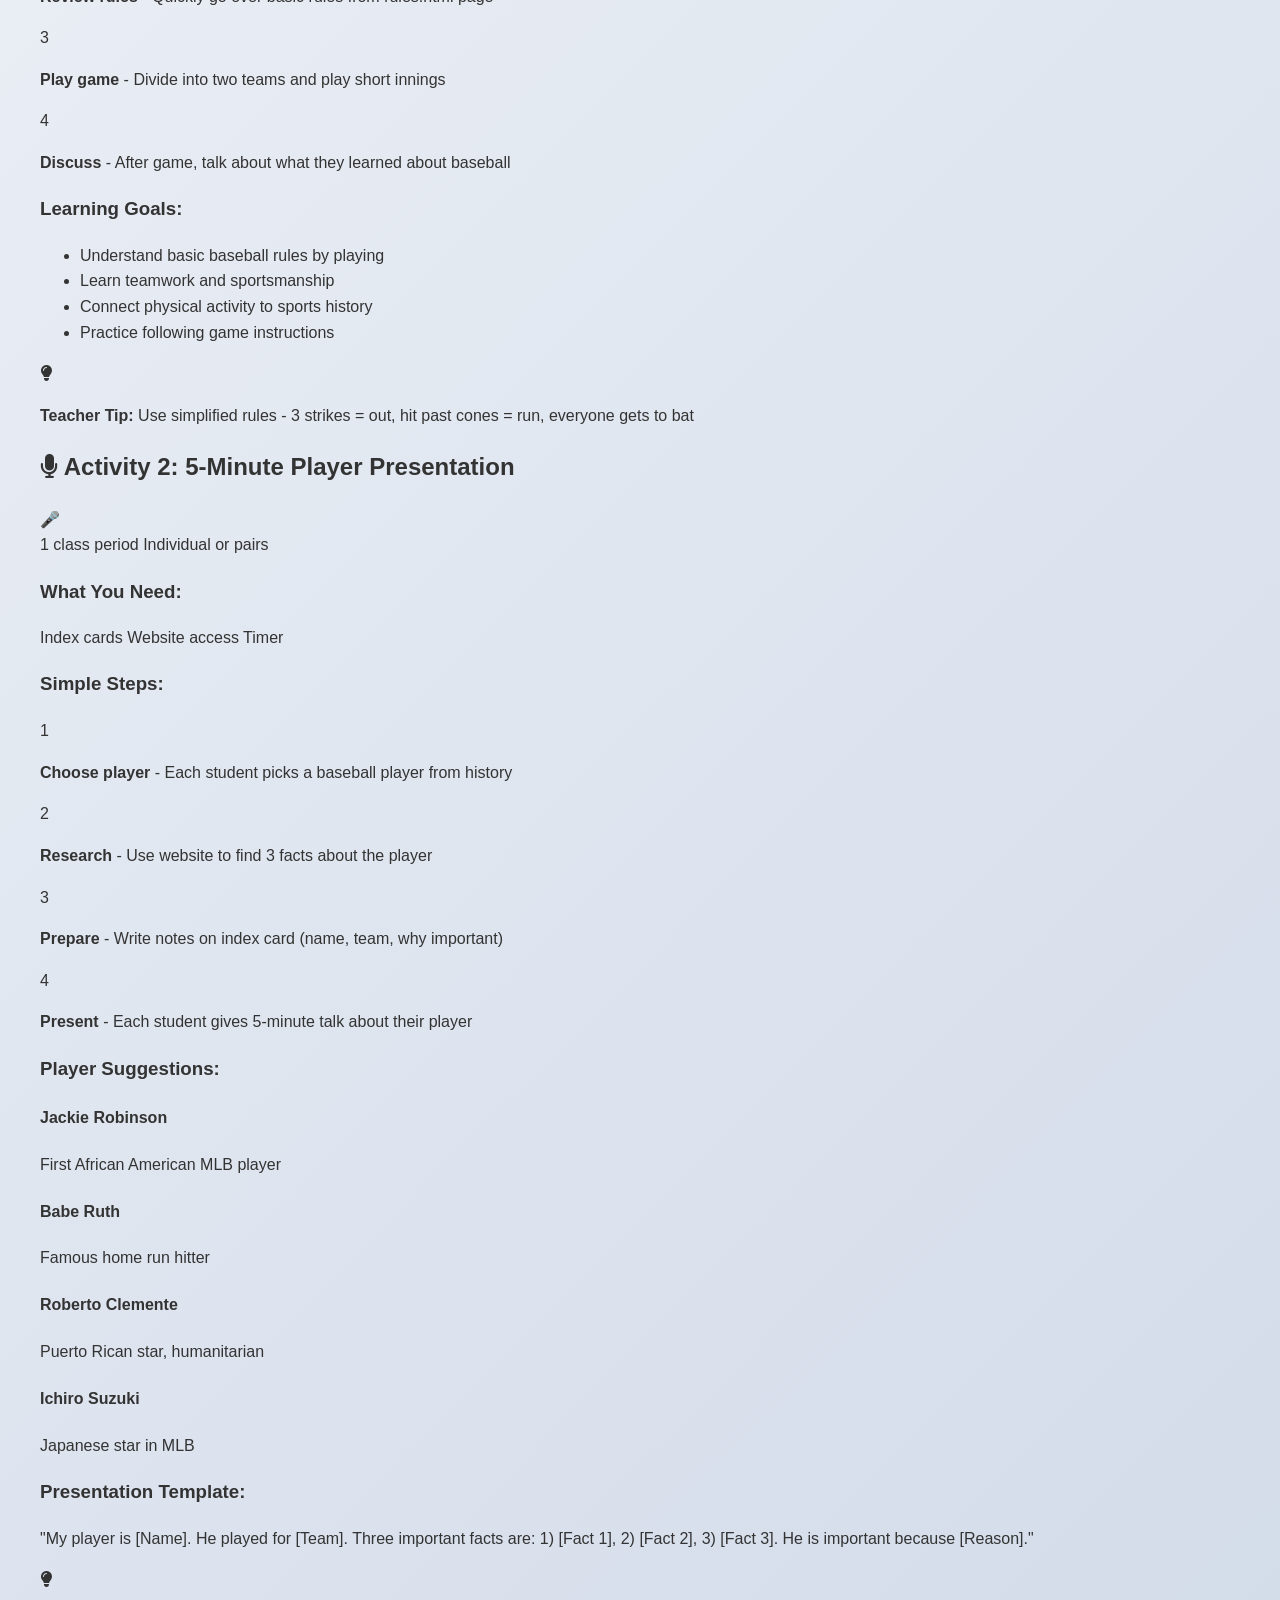
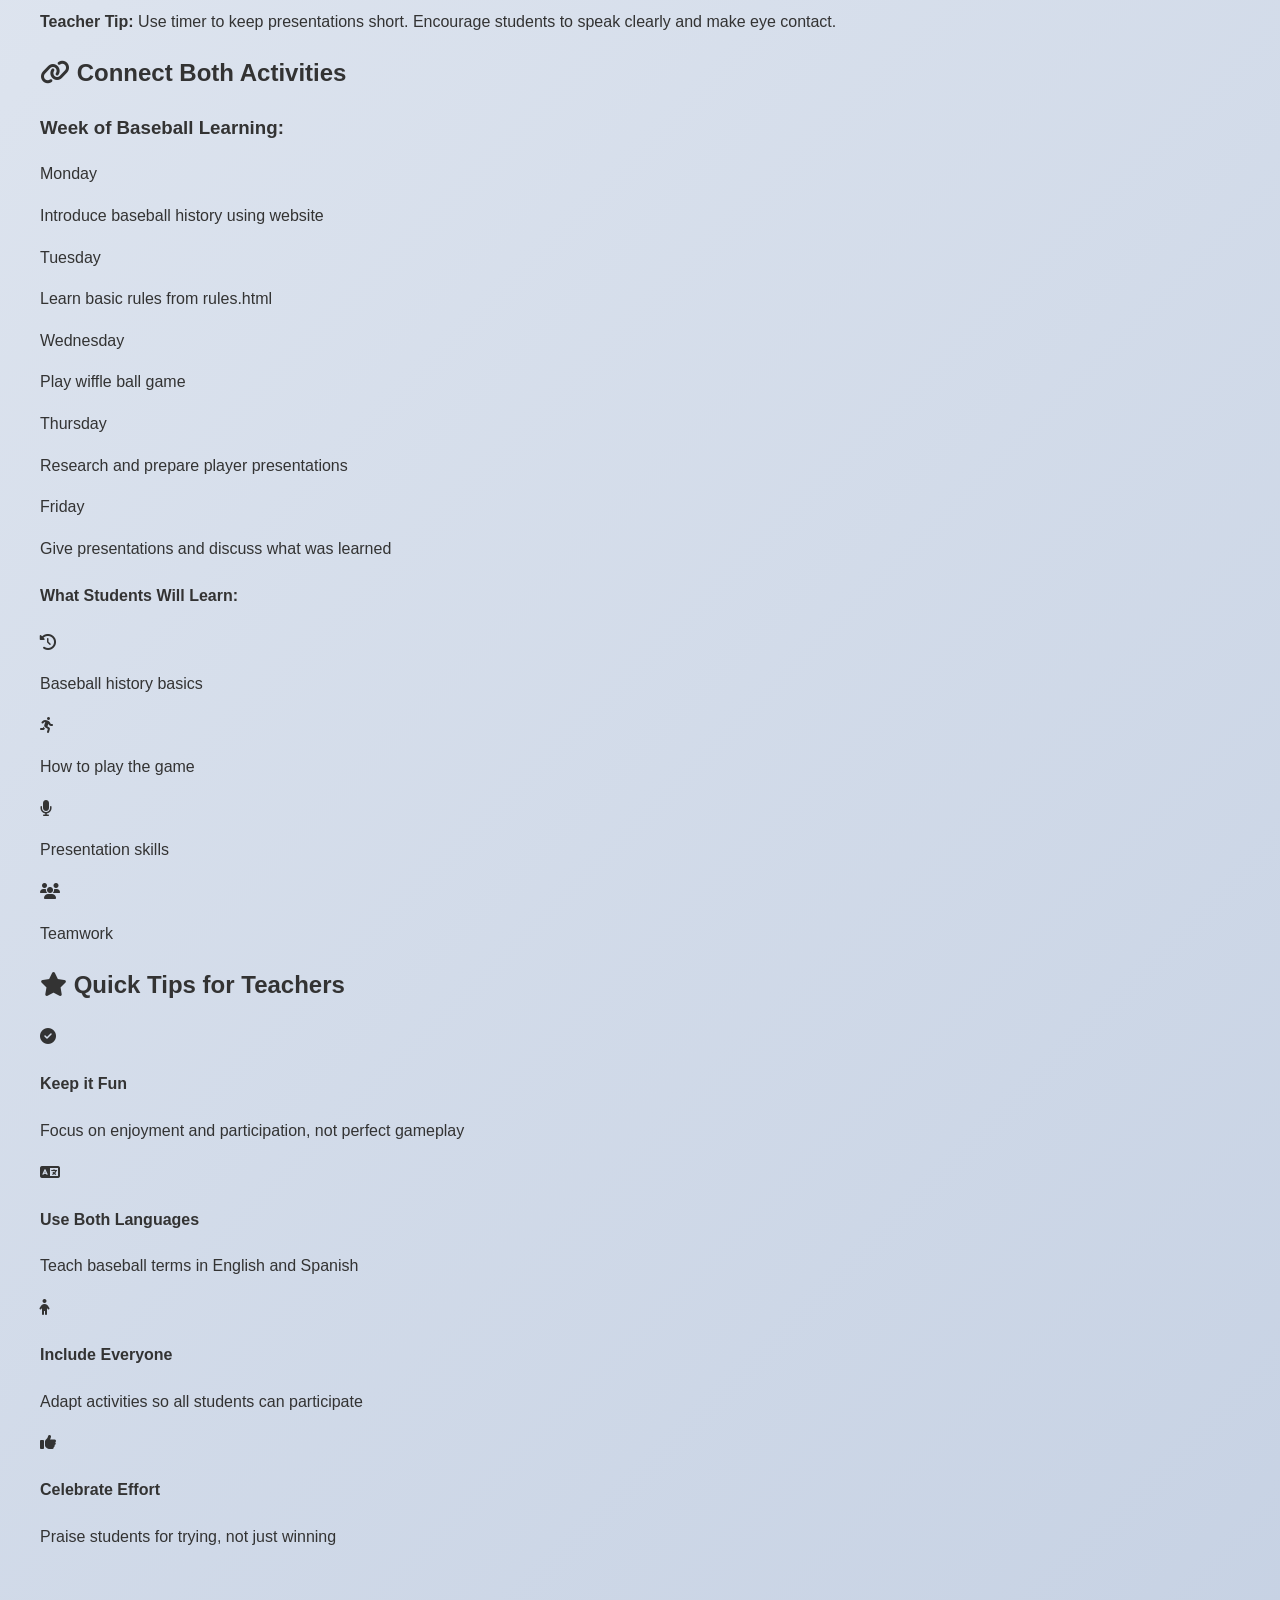
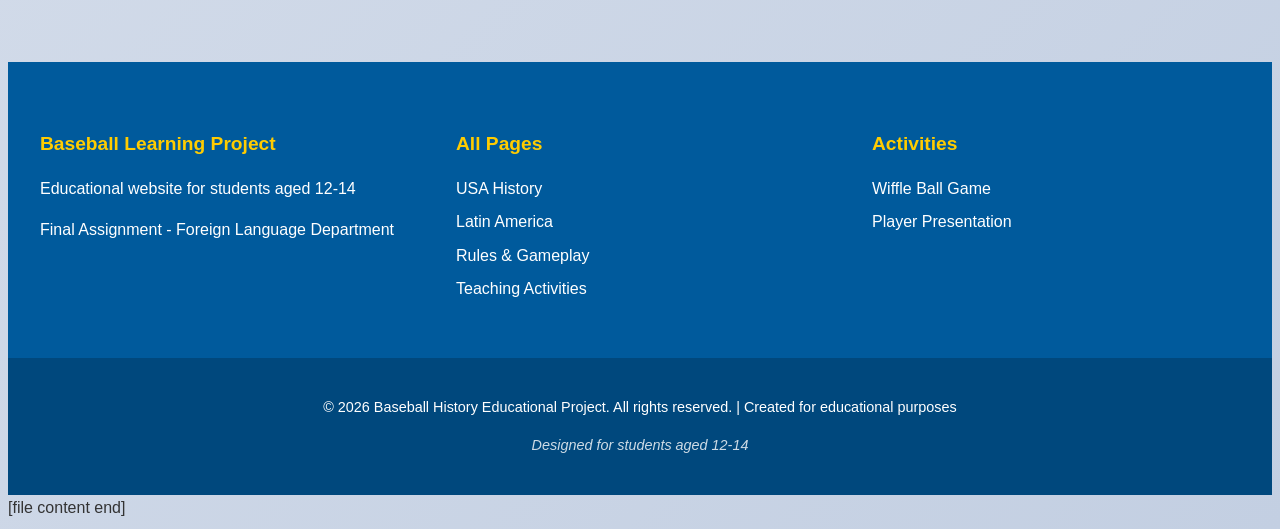
<file: teaching.html>
<!DOCTYPE html>
<html lang="en">
<head>
    <meta charset="UTF-8">
    <meta name="viewport" content="width=device-width, initial-scale=1.0">
    <title>Teaching Baseball Concepts</title>
    <link rel="stylesheet" href="style.css">
    <link rel="stylesheet" href="https://cdnjs.cloudflare.com/ajax/libs/font-awesome/6.4.0/css/all.min.css">
</head>
<body class="teaching-page">
    <nav class="main-nav">
        <div class="nav-container">
            <a href="index.html" class="nav-logo">⚾ Baseball Learning</a>
            <div class="nav-links">
                <a href="index.html"><i class="fas fa-landmark"></i> USA History</a>
                <a href="latin-america.html"><i class="fas fa-globe-americas"></i> Latin America</a>
                <a href="rules.html"><i class="fas fa-baseball-ball"></i> Rules & Gameplay</a>
                <a href="teaching.html" class="active"><i class="fas fa-chalkboard-teacher"></i> Teaching Activities</a>
                <a href="index.html#glossary"><i class="fas fa-book"></i> Glossary</a>
            </div>
        </div>
    </nav>

    <header class="hero">
        <div class="hero-content">
            <h1 class="hero-title">Simple Classroom Activities</h1>
            <p class="hero-subtitle">Easy, fun ways to teach baseball concepts to students</p>
        </div>
    </header>

    <main class="container">
        <section class="content-section">
            <h2><i class="fas fa-lightbulb"></i> Simple Teaching Approach</h2>
            <p>These activities are designed to be easy to set up and fun for students. They combine physical activity with learning about baseball history and culture.</p>
            
            <div class="simple-approach">
                <div class="approach-item">
                    <div class="approach-icon">🎯</div>
                    <div class="approach-text">
                        <h3>Keep It Simple</h3>
                        <p>Activities that require minimal preparation and materials</p>
                    </div>
                </div>
                <div class="approach-item">
                    <div class="approach-icon">⚾</div>
                    <div class="approach-text">
                        <h3>Learn by Doing</h3>
                        <p>Students understand baseball better by actually playing</p>
                    </div>
                </div>
                <div class="approach-item">
                    <div class="approach-icon">📚</div>
                    <div class="approach-text">
                        <h3>Connect to Learning</h3>
                        <p>Link physical activities to history and language learning</p>
                    </div>
                </div>
            </div>
        </section>

        <section class="activities-section">
            <h2><i class="fas fa-baseball-ball"></i> Activity 1: Wiffle Ball Game with Rules</h2>
            <div class="activity-card simple">
                <div class="activity-header">
                    <div class="activity-icon">🎮</div>
                    <div class="activity-meta">
                        <span class="activity-duration">20-30 minutes</span>
                        <span class="activity-group">Whole class</span>
                    </div>
                </div>
                
                <div class="activity-content">
                    <h3>What You Need:</h3>
                    <div class="simple-materials">
                        <span class="material-badge">Wiffle ball & bat</span>
                        <span class="material-badge">4 bases (or cones)</span>
                        <span class="material-badge">Open space</span>
                    </div>
                    
                    <h3>Simple Steps:</h3>
                    <div class="simple-steps">
                        <div class="simple-step">
                            <div class="step-number">1</div>
                            <p><strong>Set up field</strong> - Use cones or markers for bases in gym or playground</p>
                        </div>
                        <div class="simple-step">
                            <div class="step-number">2</div>
                            <p><strong>Review rules</strong> - Quickly go over basic rules from rules.html page</p>
                        </div>
                        <div class="simple-step">
                            <div class="step-number">3</div>
                            <p><strong>Play game</strong> - Divide into two teams and play short innings</p>
                        </div>
                        <div class="simple-step">
                            <div class="step-number">4</div>
                            <p><strong>Discuss</strong> - After game, talk about what they learned about baseball</p>
                        </div>
                    </div>
                    
                    <h3>Learning Goals:</h3>
                    <ul class="simple-goals">
                        <li>Understand basic baseball rules by playing</li>
                        <li>Learn teamwork and sportsmanship</li>
                        <li>Connect physical activity to sports history</li>
                        <li>Practice following game instructions</li>
                    </ul>
                    
                    <div class="activity-tip">
                        <i class="fas fa-lightbulb"></i>
                        <p><strong>Teacher Tip:</strong> Use simplified rules - 3 strikes = out, hit past cones = run, everyone gets to bat</p>
                    </div>
                </div>
            </div>
        </section>

        <section class="activities-section">
            <h2><i class="fas fa-microphone"></i> Activity 2: 5-Minute Player Presentation</h2>
            <div class="activity-card simple">
                <div class="activity-header">
                    <div class="activity-icon">🎤</div>
                    <div class="activity-meta">
                        <span class="activity-duration">1 class period</span>
                        <span class="activity-group">Individual or pairs</span>
                    </div>
                </div>
                
                <div class="activity-content">
                    <h3>What You Need:</h3>
                    <div class="simple-materials">
                        <span class="material-badge">Index cards</span>
                        <span class="material-badge">Website access</span>
                        <span class="material-badge">Timer</span>
                    </div>
                    
                    <h3>Simple Steps:</h3>
                    <div class="simple-steps">
                        <div class="simple-step">
                            <div class="step-number">1</div>
                            <p><strong>Choose player</strong> - Each student picks a baseball player from history</p>
                        </div>
                        <div class="simple-step">
                            <div class="step-number">2</div>
                            <p><strong>Research</strong> - Use website to find 3 facts about the player</p>
                        </div>
                        <div class="simple-step">
                            <div class="step-number">3</div>
                            <p><strong>Prepare</strong> - Write notes on index card (name, team, why important)</p>
                        </div>
                        <div class="simple-step">
                            <div class="step-number">4</div>
                            <p><strong>Present</strong> - Each student gives 5-minute talk about their player</p>
                        </div>
                    </div>
                    
                    <h3>Player Suggestions:</h3>
                    <div class="player-grid">
                        <div class="player-card">
                            <h4>Jackie Robinson</h4>
                            <p>First African American MLB player</p>
                        </div>
                        <div class="player-card">
                            <h4>Babe Ruth</h4>
                            <p>Famous home run hitter</p>
                        </div>
                        <div class="player-card">
                            <h4>Roberto Clemente</h4>
                            <p>Puerto Rican star, humanitarian</p>
                        </div>
                        <div class="player-card">
                            <h4>Ichiro Suzuki</h4>
                            <p>Japanese star in MLB</p>
                        </div>
                    </div>
                    
                    <h3>Presentation Template:</h3>
                    <div class="presentation-template">
                        <p>"My player is [Name]. He played for [Team]. Three important facts are: 1) [Fact 1], 2) [Fact 2], 3) [Fact 3]. He is important because [Reason]."</p>
                    </div>
                    
                    <div class="activity-tip">
                        <i class="fas fa-lightbulb"></i>
                        <p><strong>Teacher Tip:</strong> Use timer to keep presentations short. Encourage students to speak clearly and make eye contact.</p>
                    </div>
                </div>
            </div>
        </section>

        <section class="combination-section">
            <h2><i class="fas fa-link"></i> Connect Both Activities</h2>
            <div class="combination-card">
                <h3>Week of Baseball Learning:</h3>
                <div class="week-plan">
                    <div class="day-plan">
                        <div class="day">Monday</div>
                        <p>Introduce baseball history using website</p>
                    </div>
                    <div class="day-plan">
                        <div class="day">Tuesday</div>
                        <p>Learn basic rules from rules.html</p>
                    </div>
                    <div class="day-plan">
                        <div class="day">Wednesday</div>
                        <p>Play wiffle ball game</p>
                    </div>
                    <div class="day-plan">
                        <div class="day">Thursday</div>
                        <p>Research and prepare player presentations</p>
                    </div>
                    <div class="day-plan">
                        <div class="day">Friday</div>
                        <p>Give presentations and discuss what was learned</p>
                    </div>
                </div>
                
                <div class="learning-outcomes">
                    <h4>What Students Will Learn:</h4>
                    <div class="outcomes-grid">
                        <div class="outcome">
                            <i class="fas fa-history"></i>
                            <p>Baseball history basics</p>
                        </div>
                        <div class="outcome">
                            <i class="fas fa-running"></i>
                            <p>How to play the game</p>
                        </div>
                        <div class="outcome">
                            <i class="fas fa-microphone"></i>
                            <p>Presentation skills</p>
                        </div>
                        <div class="outcome">
                            <i class="fas fa-users"></i>
                            <p>Teamwork</p>
                        </div>
                    </div>
                </div>
            </div>
        </section>

        <section class="tips-section">
            <h2><i class="fas fa-star"></i> Quick Tips for Teachers</h2>
            <div class="tips-grid">
                <div class="tip-card">
                    <i class="fas fa-check-circle"></i>
                    <h4>Keep it Fun</h4>
                    <p>Focus on enjoyment and participation, not perfect gameplay</p>
                </div>
                <div class="tip-card">
                    <i class="fas fa-language"></i>
                    <h4>Use Both Languages</h4>
                    <p>Teach baseball terms in English and Spanish</p>
                </div>
                <div class="tip-card">
                    <i class="fas fa-child"></i>
                    <h4>Include Everyone</h4>
                    <p>Adapt activities so all students can participate</p>
                </div>
                <div class="tip-card">
                    <i class="fas fa-thumbs-up"></i>
                    <h4>Celebrate Effort</h4>
                    <p>Praise students for trying, not just winning</p>
                </div>
            </div>
        </section>
    </main>

    <footer class="main-footer">
        <div class="footer-content">
            <div class="footer-section">
                <h3>Baseball Learning Project</h3>
                <p>Educational website for students aged 12-14</p>
                <p>Final Assignment - Foreign Language Department</p>
            </div>
            <div class="footer-section">
                <h3>All Pages</h3>
                <a href="index.html">USA History</a>
                <a href="latin-america.html">Latin America</a>
                <a href="rules.html">Rules & Gameplay</a>
                <a href="teaching.html">Teaching Activities</a>
            </div>
            <div class="footer-section">
                <h3>Activities</h3>
                <a href="#wiffle">Wiffle Ball Game</a>
                <a href="#presentation">Player Presentation</a>
            </div>
        </div>
        <div class="footer-bottom">
            <p>© 2026 Baseball History Educational Project. All rights reserved. | Created for educational purposes</p>
            <p class="student-tag">Designed for students aged 12-14</p>
        </div>
    </footer>

    <script src="script.js"></script>
</body>
</html>
[file content end]
</file>
<file: style.css>
[file name]: style.css
[file content begin]
/* ===== GLOBAL STYLES ===== */
* {
    margin: 0;
    padding: 0;
    box-sizing: border-box;
}

body {
    font-family: 'Arial', sans-serif;
    line-height: 1.6;
    color: #333;
    background: linear-gradient(135deg, #f5f7fa 0%, #c3cfe2 100%);
    min-height: 100vh;
}

.container {
    max-width: 1200px;
    margin: 0 auto;
    padding: 2rem;
}

/* ===== NAVIGATION ===== */
.main-nav {
    background: #005A9C;
    color: white;
    padding: 1rem 0;
    box-shadow: 0 2px 10px rgba(0,0,0,0.1);
    position: sticky;
    top: 0;
    z-index: 1000;
}

.nav-container {
    max-width: 1200px;
    margin: 0 auto;
    padding: 0 2rem;
    display: flex;
    justify-content: space-between;
    align-items: center;
}

.nav-logo {
    font-size: 1.5rem;
    font-weight: bold;
    color: white;
    text-decoration: none;
    display: flex;
    align-items: center;
    gap: 0.5rem;
}

.nav-logo:hover {
    color: #ffcc00;
}

.nav-links {
    display: flex;
    gap: 1.5rem;
}

.nav-links a {
    color: white;
    text-decoration: none;
    padding: 0.5rem 1rem;
    border-radius: 5px;
    transition: all 0.3s ease;
    display: flex;
    align-items: center;
    gap: 0.5rem;
}

.nav-links a:hover {
    background: rgba(255,255,255,0.1);
    transform: translateY(-2px);
}

.nav-links a.active {
    background: #ffcc00;
    color: #005A9C;
}

/* ===== HERO SECTION ===== */
.hero {
    background: linear-gradient(rgba(0,90,156,0.9), rgba(0,90,156,0.7)), 
                url('https://upload.wikimedia.org/wikipedia/commons/thumb/4/49/Baseball_%28crop%29.jpg/1920px-Baseball_%28crop%29.jpg');
    background-size: cover;
    background-position: center;
    color: white;
    padding: 6rem 2rem;
    text-align: center;
    margin-bottom: 3rem;
}

.hero-content {
    max-width: 800px;
    margin: 0 auto;
}

.hero-title {
    font-size: 3rem;
    margin-bottom: 1rem;
    text-shadow: 2px 2px 4px rgba(0,0,0,0.3);
}

.hero-subtitle {
    font-size: 1.3rem;
    opacity: 0.9;
}

/* ===== CONTENT SECTIONS ===== */
.content-section {
    background: white;
    border-radius: 15px;
    padding: 2.5rem;
    margin-bottom: 3rem;
    box-shadow: 0 5px 15px rgba(0,0,0,0.08);
}

.content-with-image {
    display: grid;
    grid-template-columns: 1fr 1fr;
    gap: 3rem;
    align-items: start;
}

.content-with-image.reverse {
    grid-template-columns: 1fr 1fr;
    direction: rtl;
}

.content-with-image.reverse .text-content {
    direction: ltr;
}

.text-content h2, .text-content h3 {
    color: #005A9C;
    margin-bottom: 1rem;
    display: flex;
    align-items: center;
    gap: 0.5rem;
}

.text-content h2 {
    font-size: 2rem;
    border-bottom: 3px solid #ffcc00;
    padding-bottom: 0.5rem;
}

.text-content h3 {
    font-size: 1.5rem;
    margin-top: 2rem;
}

.feature-list {
    background: #f0f8ff;
    padding: 1.5rem;
    border-radius: 10px;
    margin: 1.5rem 0;
    border-left: 5px solid #005A9C;
}

.feature-list li {
    margin-bottom: 0.8rem;
    padding-left: 0.5rem;
}

.feature-list li:last-child {
    margin-bottom: 0;
}

/* ===== IMAGES ===== */
.image-content {
    display: flex;
    flex-direction: column;
    gap: 1rem;
}

.content-image {
    width: 100%;
    height: 300px;
    object-fit: contain;
    background: white;
    border-radius: 10px;
    padding: 1rem;
    border: 3px solid #005A9C;
    box-shadow: 0 5px 15px rgba(0,0,0,0.1);
}

.image-caption {
    text-align: center;
    font-style: italic;
    color: #666;
    font-size: 0.9rem;
    padding: 0.5rem;
    background: #f8f9fa;
    border-radius: 5px;
}

/* ===== TIMELINE ===== */
.timeline-section {
    background: white;
    padding: 2.5rem;
    border-radius: 15px;
    margin-bottom: 3rem;
    box-shadow: 0 5px 15px rgba(0,0,0,0.08);
}

.timeline {
    position: relative;
    margin-top: 2rem;
    padding-left: 2rem;
}

.timeline::before {
    content: '';
    position: absolute;
    left: 30px;
    top: 0;
    bottom: 0;
    width: 4px;
    background: #005A9C;
}

.timeline-item {
    position: relative;
    margin-bottom: 2rem;
    padding-left: 3rem;
}

.timeline-date {
    position: absolute;
    left: -90px;
    top: 0;
    background: #005A9C;
    color: white;
    padding: 0.5rem 1rem;
    border-radius: 20px;
    font-weight: bold;
    min-width: 80px;
    text-align: center;
}

.timeline-content {
    background: #f0f8ff;
    padding: 1.5rem;
    border-radius: 10px;
    border: 2px solid #e3f2fd;
}

.timeline-content h4 {
    color: #005A9C;
    margin-bottom: 0.5rem;
}

/* ===== IMAGE GALLERY ===== */
.image-gallery {
    background: white;
    padding: 2.5rem;
    border-radius: 15px;
    margin: 3rem 0;
    box-shadow: 0 5px 15px rgba(0,0,0,0.08);
}

.gallery-grid {
    display: grid;
    grid-template-columns: repeat(auto-fit, minmax(300px, 1fr));
    gap: 2rem;
    margin-top: 1.5rem;
}

.gallery-item {
    background: #f8f9fa;
    border-radius: 10px;
    overflow: hidden;
    transition: transform 0.3s ease;
    border: 2px solid #e3f2fd;
}

.gallery-item:hover {
    transform: translateY(-10px);
    box-shadow: 0 15px 30px rgba(0,0,0,0.15);
}

.gallery-item img {
    width: 100%;
    height: 250px;
    object-fit: contain;
    background: white;
    padding: 1.5rem;
}

.gallery-item p {
    padding: 1rem;
    text-align: center;
    font-size: 0.95rem;
    color: #555;
    background: white;
    margin: 0;
}

/* ===== QUIZ SECTION ===== */
.quiz-section {
    background: white;
    padding: 2.5rem;
    border-radius: 15px;
    margin-bottom: 3rem;
    box-shadow: 0 5px 15px rgba(0,0,0,0.08);
}

.quiz-box {
    background: #f0f8ff;
    padding: 2rem;
    border-radius: 10px;
    border: 2px solid #e3f2fd;
    margin-top: 1.5rem;
}

.quiz-question {
    font-size: 1.2rem;
    font-weight: bold;
    color: #005A9C;
    margin-bottom: 1.5rem;
    padding-bottom: 1rem;
    border-bottom: 2px solid #ddd;
}

.quiz-options {
    display: grid;
    grid-template-columns: repeat(auto-fit, minmax(200px, 1fr));
    gap: 1rem;
    margin-bottom: 1.5rem;
}

.quiz-option {
    padding: 1rem;
    background: white;
    border: 2px solid #005A9C;
    border-radius: 8px;
    cursor: pointer;
    font-size: 1rem;
    transition: all 0.3s ease;
    color: #005A9C;
}

.quiz-option:hover {
    background: #005A9C;
    color: white;
    transform: translateY(-2px);
}

.quiz-option.correct {
    background: #4CAF50;
    color: white;
    border-color: #4CAF50;
}

.quiz-option.wrong {
    background: #f44336;
    color: white;
    border-color: #f44336;
}

.quiz-feedback {
    padding: 1rem;
    border-radius: 8px;
    margin: 1rem 0;
    font-weight: bold;
}

.quiz-feedback.correct {
    background: #d4edda;
    color: #155724;
    border: 1px solid #c3e6cb;
}

.quiz-feedback.wrong {
    background: #f8d7da;
    color: #721c24;
    border: 1px solid #f5c6cb;
}

.quiz-explanation {
    background: #e8f4f8;
    padding: 1.5rem;
    border-radius: 8px;
    margin-top: 1.5rem;
    border-left: 4px solid #005A9C;
    display: none;
}

.quiz-explanation p {
    margin: 0;
    font-size: 0.95rem;
    line-height: 1.6;
}

/* ===== GLOSSARY ===== */
.glossary-section {
    background: white;
    padding: 2.5rem;
    border-radius: 15px;
    margin-bottom: 3rem;
    box-shadow: 0 5px 15px rgba(0,0,0,0.08);
}

.glossary-grid {
    display: grid;
    grid-template-columns: repeat(auto-fit, minmax(250px, 1fr));
    gap: 1.5rem;
    margin-top: 1.5rem;
}

.glossary-card {
    background: #f0f8ff;
    padding: 1.5rem;
    border-radius: 10px;
    border: 2px solid #e3f2fd;
    transition: transform 0.3s ease;
}

.glossary-card:hover {
    transform: translateY(-5px);
    box-shadow: 0 5px 15px rgba(0,90,156,0.1);
}

.glossary-card h4 {
    color: #005A9C;
    margin-bottom: 0.5rem;
    border-bottom: 2px solid #ffcc00;
    padding-bottom: 0.5rem;
}

/* ===== RULES PAGE SPECIFIC ===== */
.rules-grid {
    display: grid;
    grid-template-columns: repeat(auto-fit, minmax(300px, 1fr));
    gap: 2rem;
    margin-top: 2rem;
}

.rule-card {
    background: #f0f8ff;
    padding: 1.5rem;
    border-radius: 10px;
    border: 2px solid #e3f2fd;
    position: relative;
    transition: transform 0.3s ease;
}

.rule-card:hover {
    transform: translateY(-5px);
    box-shadow: 0 10px 20px rgba(0,90,156,0.1);
}

.rule-number {
    position: absolute;
    top: -15px;
    left: -15px;
    background: #005A9C;
    color: white;
    width: 40px;
    height: 40px;
    border-radius: 50%;
    display: flex;
    align-items: center;
    justify-content: center;
    font-weight: bold;
    font-size: 1.2rem;
}

.rule-card h3 {
    color: #005A9C;
    margin-bottom: 0.5rem;
    margin-top: 0.5rem;
}

/* ===== BASEBALL FIELD ===== */
.baseball-field {
    background: white;
    padding: 2rem;
    border-radius: 15px;
    margin: 2rem 0;
    box-shadow: 0 5px 15px rgba(0,0,0,0.08);
}

.field-container {
    width: 100%;
    height: 400px;
    background: #2E8B57;
    border: 5px solid #8B4513;
    position: relative;
    border-radius: 10px;
    margin: 2rem 0;
}

.position {
    position: absolute;
    width: 60px;
    height: 60px;
    background: #005A9C;
    color: white;
    border-radius: 50%;
    display: flex;
    align-items: center;
    justify-content: center;
    font-weight: bold;
    cursor: pointer;
    transition: all 0.3s ease;
    border: 3px solid white;
    box-shadow: 0 3px 6px rgba(0,0,0,0.2);
}

.position:hover {
    background: #ffcc00;
    color: #005A9C;
    transform: scale(1.1);
}

.pitcher { top: 50%; left: 50%; transform: translate(-50%, -50%); }
.catcher { top: 85%; left: 50%; transform: translateX(-50%); }
.first { top: 60%; left: 75%; }
.second { top: 40%; left: 60%; }
.third { top: 60%; left: 25%; }
.shortstop { top: 30%; left: 40%; }
.left { top: 10%; left: 20%; }
.center { top: 5%; left: 50%; transform: translateX(-50%); }
.right { top: 10%; left: 80%; }

.position-info {
    background: #f0f8ff;
    padding: 1.5rem;
    border-radius: 10px;
    border: 2px solid #005A9C;
    margin-top: 1rem;
}

/* ===== STEPS SECTION ===== */
.steps-container {
    margin-top: 2rem;
}

.step {
    display: flex;
    align-items: flex-start;
    gap: 1.5rem;
    margin-bottom: 2rem;
    padding: 1.5rem;
    background: #f0f8ff;
    border-radius: 10px;
    border-left: 5px solid #005A9C;
}

.step-icon {
    background: #005A9C;
    color: white;
    width: 50px;
    height: 50px;
    border-radius: 50%;
    display: flex;
    align-items: center;
    justify-content: center;
    font-size: 1.5rem;
    font-weight: bold;
    flex-shrink: 0;
}

.step-content h4 {
    color: #005A9C;
    margin-bottom: 0.5rem;
}

/* ===== COUNTRIES GRID ===== */
.countries-grid {
    display: grid;
    grid-template-columns: repeat(auto-fit, minmax(250px, 1fr));
    gap: 1.5rem;
    margin-top: 1.5rem;
}

.country-card {
    background: #f0f8ff;
    padding: 1.5rem;
    border-radius: 10px;
    border: 2px solid #e3f2fd;
    transition: transform 0.3s ease;
}

.country-card:hover {
    transform: translateY(-5px);
    box-shadow: 0 5px 15px rgba(0,90,156,0.1);
}

.country-card h4 {
    color: #005A9C;
    margin-bottom: 0.5rem;
    display: flex;
    align-items: center;
    gap: 0.5rem;
}

/* ===== REFERENCES ===== */
.references-section {
    background: white;
    padding: 2.5rem;
    border-radius: 15px;
    margin-bottom: 3rem;
    box-shadow: 0 5px 15px rgba(0,0,0,0.08);
}

.references-box {
    background: #f0f8ff;
    padding: 2rem;
    border-radius: 10px;
    margin-top: 1.5rem;
}

.references-box h3 {
    color: #005A9C;
    margin-top: 1.5rem;
    margin-bottom: 1rem;
}

.references-box ul {
    padding-left: 1.5rem;
    margin-bottom: 1.5rem;
}

.references-box li {
    margin-bottom: 0.5rem;
    font-size: 0.95rem;
}

.copyright-notice {
    background: #e8f4f8;
    padding: 1rem;
    border-radius: 8px;
    border-left: 4px solid #005A9C;
    margin-top: 1.5rem;
    font-size: 0.9rem;
}

/* ===== FOOTER ===== */
.main-footer {
    background: #005A9C;
    color: white;
    padding: 3rem 0 0;
    margin-top: 4rem;
}

.footer-content {
    max-width: 1200px;
    margin: 0 auto;
    padding: 0 2rem;
    display: grid;
    grid-template-columns: repeat(auto-fit, minmax(250px, 1fr));
    gap: 3rem;
}

.footer-section h3 {
    color: #ffcc00;
    margin-bottom: 1rem;
    font-size: 1.2rem;
}

.footer-section a {
    display: block;
    color: white;
    text-decoration: none;
    margin-bottom: 0.5rem;
    transition: color 0.3s ease;
}

.footer-section a:hover {
    color: #ffcc00;
}

.footer-bottom {
    text-align: center;
    padding: 1.5rem;
    background: rgba(0,0,0,0.2);
    margin-top: 3rem;
    font-size: 0.9rem;
}

.student-tag, .teacher-note {
    font-style: italic;
    opacity: 0.8;
    margin-top: 0.5rem;
}

/* ===== RESPONSIVE DESIGN ===== */
@media (max-width: 768px) {
    .hero-title {
        font-size: 2rem;
    }
    
    .hero-subtitle {
        font-size: 1.1rem;
    }
    
    .content-with-image {
        grid-template-columns: 1fr;
        gap: 2rem;
    }
    
    .nav-container {
        flex-direction: column;
        gap: 1rem;
    }
    
    .nav-links {
        flex-wrap: wrap;
        justify-content: center;
    }
    
    .timeline::before {
        left: 20px;
    }
    
    .timeline-date {
        position: static;
        margin-bottom: 0.5rem;
        display: inline-block;
    }
    
    .timeline-item {
        padding-left: 0;
    }
    
    .field-container {
        height: 300px;
    }
    
    .position {
        width: 40px;
        height: 40px;
        font-size: 0.8rem;
    }
}

/* ===== PAGE-SPECIFIC COLORS ===== */
.usa-page .hero { background: linear-gradient(rgba(0,90,156,0.9), rgba(0,90,156,0.7)); }
.latin-page .hero { background: linear-gradient(rgba(220,53,69,0.9), rgba(220,53,69,0.7)); }
.rules-page .hero { background: linear-gradient(rgba(40,167,69,0.9), rgba(40,167,69,0.7)); }
[file content end]

/* ===== IMAGE PLACEHOLDERS ===== */
.image-placeholder {
  /* ===== IMAGE PLACEHOLDERS ===== */
.image-placeholder {
    background: linear-gradient(135deg, #005A9C, #0d3b66);
    color: white;
    padding: 40px 20px;
    border-radius: 10px;
    text-align: center;
    margin: 20px 0;
    height: 300px;
    display: flex;
    flex-direction: column;
    justify-content: center;
    align-items: center;
    border: 3px solid #ffcc00;
    box-shadow: 0 5px 15px rgba(0,0,0,0.1);
}

.placeholder-icon {
    font-size: 60px;
    margin-bottom: 15px;
    text-shadow: 2px 2px 4px rgba(0,0,0,0.3);
}

.image-placeholder h4 {
    margin: 10px 0;
    font-size: 1.3rem;
    color: #ffcc00;
}

.image-placeholder p {
    opacity: 0.9;
    font-size: 0.9rem;
    max-width: 80%;
    line-height: 1.4;
}

/* Gallery specific */
.gallery-item .image-placeholder {
    height: 250px;
    margin: 0;
    background: linear-gradient(135deg, #0d3b66, #1d3557);
}

/* Content image specific */
.image-content .image-placeholder {
    width: 100%;
}

/* ===== TEACHING PAGE STYLES ===== */
.teaching-page .hero {
    background: linear-gradient(rgba(155,89,182,0.9), rgba(155,89,182,0.7));
}

/* Simple approach */
.simple-approach {
    display: grid;
    grid-template-columns: repeat(auto-fit, minmax(250px, 1fr));
    gap: 1.5rem;
    margin: 2rem 0;
}

.approach-item {
    background: #f0f8ff;
    padding: 1.5rem;
    border-radius: 10px;
    display: flex;
    align-items: center;
    gap: 1rem;
    border-left: 5px solid #9B59B6;
}

.approach-icon {
    font-size: 2rem;
}

.approach-text h3 {
    margin: 0 0 0.5rem 0;
    color: #9B59B6;
}

/* Activity cards */
.activity-card.simple {
    background: white;
    border-radius: 15px;
    padding: 2rem;
    margin: 2rem 0;
    box-shadow: 0 5px 15px rgba(0,0,0,0.08);
    border: 2px solid #e3f2fd;
}

.activity-header {
    display: flex;
    align-items: center;
    gap: 1rem;
    margin-bottom: 1.5rem;
    padding-bottom: 1rem;
    border-bottom: 2px solid #eee;
}

.activity-icon {
    font-size: 2.5rem;
}

.activity-meta {
    display: flex;
    gap: 1rem;
    flex-wrap: wrap;
}

.activity-duration, .activity-group {
    background: #e8f4f8;
    padding: 0.3rem 0.8rem;
    border-radius: 20px;
    font-size: 0.9rem;
    color: #005A9C;
}

/* Simple materials */
.simple-materials {
    display: flex;
    gap: 0.5rem;
    flex-wrap: wrap;
    margin: 1rem 0;
}

.material-badge {
    background: #e3f2fd;
    padding: 0.5rem 1rem;
    border-radius: 20px;
    font-size: 0.9rem;
    color: #005A9C;
}

/* Simple steps */
.simple-steps {
    margin: 1.5rem 0;
}

.simple-step {
    display: flex;
    gap: 1rem;
    margin-bottom: 1rem;
    align-items: flex-start;
}

.step-number {
    background: #9B59B6;
    color: white;
    width: 30px;
    height: 30px;
    border-radius: 50%;
    display: flex;
    align-items: center;
    justify-content: center;
    font-weight: bold;
    flex-shrink: 0;
}

.simple-step p {
    margin: 0;
    padding-top: 0.2rem;
}

/* Simple goals */
.simple-goals {
    background: #f0f8ff;
    padding: 1.5rem;
    border-radius: 10px;
    margin: 1.5rem 0;
    border-left: 5px solid #9B59B6;
}

.simple-goals li {
    margin-bottom: 0.5rem;
}

/* Activity tip */
.activity-tip {
    background: #fff8e1;
    padding: 1rem;
    border-radius: 10px;
    border-left: 4px solid #ffcc00;
    display: flex;
    gap: 1rem;
    align-items: flex-start;
    margin-top: 1.5rem;
}

.activity-tip i {
    color: #ffcc00;
    font-size: 1.2rem;
    margin-top: 0.2rem;
}

/* Player grid */
.player-grid {
    display: grid;
    grid-template-columns: repeat(auto-fit, minmax(200px, 1fr));
    gap: 1rem;
    margin: 1.5rem 0;
}

.player-card {
    background: #f0f8ff;
    padding: 1rem;
    border-radius: 8px;
    text-align: center;
    border: 2px solid #e3f2fd;
}

.player-card h4 {
    color: #005A9C;
    margin-bottom: 0.5rem;
}

.player-card p {
    font-size: 0.9rem;
    color: #666;
    margin: 0;
}

/* Presentation template */
.presentation-template {
    background: #f9f9f9;
    padding: 1.5rem;
    border-radius: 10px;
    border: 2px dashed #005A9C;
    font-style: italic;
    color: #555;
    margin: 1rem 0;
}

/* Combination section */
.combination-card {
    background: white;
    padding: 2rem;
    border-radius: 15px;
    box-shadow: 0 5px 15px rgba(0,0,0,0.08);
    margin: 2rem 0;
}

.week-plan {
    display: grid;
    grid-template-columns: repeat(auto-fit, minmax(150px, 1fr));
    gap: 1rem;
    margin: 1.5rem 0;
}

.day-plan {
    background: #f0f8ff;
    padding: 1rem;
    border-radius: 10px;
    text-align: center;
    border: 2px solid #e3f2fd;
}

.day {
    background: #9B59B6;
    color: white;
    padding: 0.3rem;
    border-radius: 5px;
    font-weight: bold;
    margin-bottom: 0.5rem;
}

.day-plan p {
    margin: 0;
    font-size: 0.9rem;
}

/* Learning outcomes */
.outcomes-grid {
    display: grid;
    grid-template-columns: repeat(auto-fit, minmax(150px, 1fr));
    gap: 1rem;
    margin-top: 1.5rem;
}

.outcome {
    background: #e8f4f8;
    padding: 1rem;
    border-radius: 10px;
    text-align: center;
    display: flex;
    flex-direction: column;
    align-items: center;
    gap: 0.5rem;
}

.outcome i {
    color: #005A9C;
    font-size: 1.5rem;
}

.outcome p {
    margin: 0;
    font-size: 0.9rem;
}

/* Tips section */
.tips-grid {
    display: grid;
    grid-template-columns: repeat(auto-fit, minmax(200px, 1fr));
    gap: 1.5rem;
    margin-top: 1.5rem;
}

.tip-card {
    background: #f0f8ff;
    padding: 1.5rem;
    border-radius: 10px;
    text-align: center;
    border: 2px solid #e3f2fd;
}

.tip-card i {
    color: #9B59B6;
    font-size: 2rem;
    margin-bottom: 1rem;
}

.tip-card h4 {
    color: #005A9C;
    margin-bottom: 0.5rem;
}

.tip-card p {
    font-size: 0.9rem;
    color: #666;
    margin: 0;
}

/* Responsive */
@media (max-width: 768px) {
    .simple-approach {
        grid-template-columns: 1fr;
    }
    
    .player-grid {
        grid-template-columns: 1fr 1fr;
    }
    
    .week-plan {
        grid-template-columns: 1fr;
    }
    
    .outcomes-grid {
        grid-template-columns: 1fr 1fr;
    }
}
</file>
